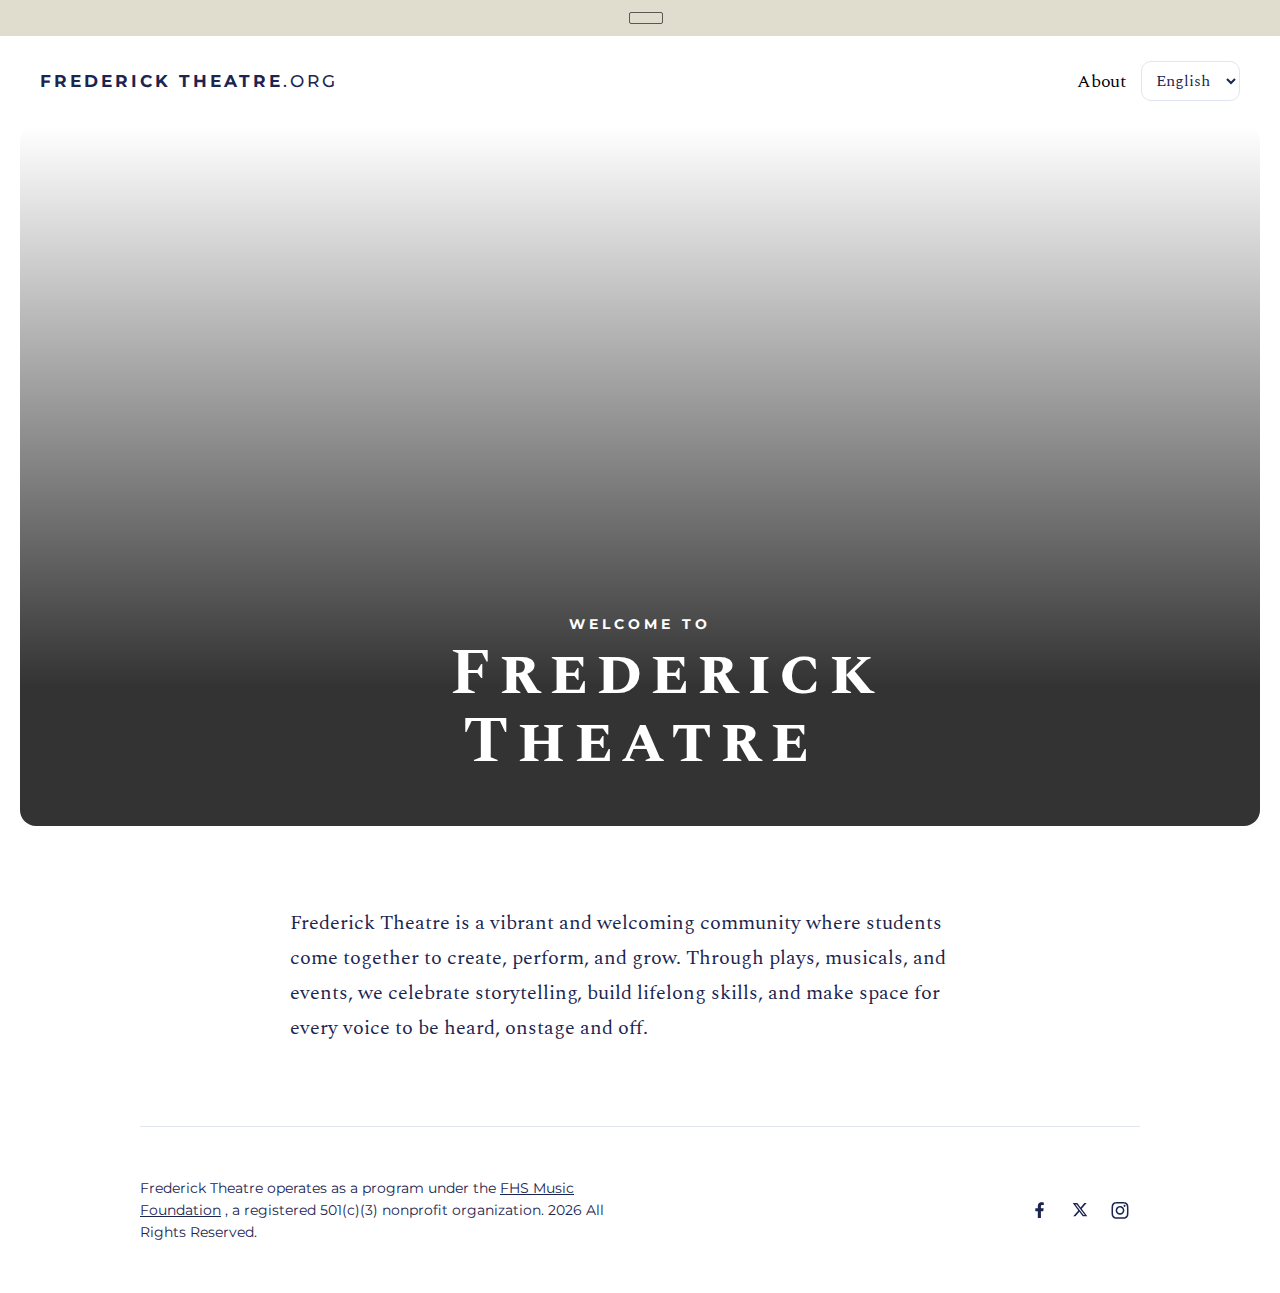
<file: index.html>
<!DOCTYPE html>
<html lang="en">
<head>
    <meta charset="UTF-8">
    <meta name="viewport" content="width=device-width, initial-scale=1.0">
    <title data-i18n="meta.title">Frederick Theatre</title>
    <link rel="stylesheet" href="styles.css">
    <script src="assets/i18n.js" defer></script>
    <link rel="icon" type="image/svg+xml" href="https://raw.githubusercontent.com/beanboi-svg/4391/main/assets/favicon.svg">
    <meta property="og:image" content="https://raw.githubusercontent.com/beanboi-svg/4391/main/assets/open-graph.png">
</head>
<body>
    <div class="banner">
        <div class="banner-wrapper">
            <p class="banner-text" data-i18n="banner.text">Get tickets for Legally Blonde The Musical.</p>
            <a class="banner-button" href="https://tickets.4391.org" target="_blank" rel="noopener noreferrer" data-i18n="banner.button">Get tickets</a>
        </div>
    </div>
    <div name="nav">
        <div name="nav-wrapper">
            <a href="./" name="brand">
                <span>Frederick Theatre</span>.org
            </a>
            <div name="nav-links">
                <a href="/about/" data-i18n="nav.about">About</a>
                <select name="language-select" aria-label="Language">
                    <option value="en">English</option>
                    <option value="es">Español</option>
                </select>
            </div>
            <div name="hidden-menu" data-i18n="nav.menu">Menu</div>
        </div>
    </div>
    <div name="hero">
        <div name="hero-content" class="hero">
            <div name="hero-logo">
                <h3 data-i18n="home.welcomeTo">Welcome to</h3>
                <h1>Frederick Theatre</h1>
            </div>
        </div>
    </div>
    <div name="main-wrapper">
        <div name="main">
            <p name="main-text" data-i18n="home.mainText">Frederick Theatre is a vibrant and welcoming community where students come together to create, perform, and grow. Through plays, musicals, and events, we celebrate storytelling, build lifelong skills, and make space for every voice to be heard, onstage and off.</p>
        </div>
    </div>
    <div name="footer">
        <div name="footer-wrapper">
            <p name="footer-text">
                <span data-i18n="footer.index.prefix">Frederick Theatre operates as a program under the </span>
                <a href="https://www.fhs-music.org" target="_blank" rel="noopener noreferrer" data-i18n="footer.foundation">FHS Music Foundation</a>
                <span data-i18n="footer.index.suffix">, a registered 501(c)(3) nonprofit organization. 2026 All Rights Reserved.</span>
            </p>
            <div name="socials-wrapper">
                <a href="https://www.facebook.com/fhstheatre4391/" target="_blank" rel="noopener noreferrer" aria-label="Facebook">
                    <svg width="33" height="32" viewBox="0 0 33 32" fill="none" xmlns="http://www.w3.org/2000/svg">
                        <g clip-path="url(#clip0_53_9650)">
                            <path d="M19.1744 16.6429H17.2567V22.3702H14.6999V16.6429H12.6289V14.2651H14.6999V12.4753C14.6999 11.7935 14.8278 11.214 15.0835 10.7367C15.3391 10.2594 15.6971 9.90146 16.1573 9.66282C16.6346 9.40714 17.18 9.2793 17.7937 9.2793C18.0664 9.2793 18.3562 9.29634 18.663 9.33043C18.9698 9.34748 19.2084 9.37305 19.3789 9.40714L19.6346 9.43271V11.4526H18.6119C18.1346 11.4526 17.7852 11.5804 17.5636 11.8361C17.359 12.0748 17.2567 12.373 17.2567 12.731V14.2651H19.5323L19.1744 16.6429Z" fill="currentColor"/>
                        </g>
                        <defs>
                            <clipPath id="clip0_53_9650">
                                <rect width="8" height="13.8182" fill="white" transform="translate(12.1016 9.09766)"/>
                            </clipPath>
                        </defs>
                    </svg>
                </a>
                <a href="https://twitter.com/fhstheatre4391/" target="_blank" rel="noopener noreferrer" aria-label="Twitter">
                    <svg width="33" height="32" viewBox="0 0 33 32" fill="none" xmlns="http://www.w3.org/2000/svg"> <g clip-path="url(#clip0_53_9654)"> <path d="M20.0841 10H21.9501L17.8734 14.6596L22.6694 21H18.9141L15.9729 17.1545L12.6075 21H10.7403L15.1007 16.0162L10.5 10H14.3505L17.0091 13.5149L20.0841 10ZM19.4292 19.883H20.4632L13.7887 11.0583H12.6792L19.4292 19.883Z" fill="currentColor"/> </g> <defs> <clipPath id="clip0_53_9654"> <rect width="12.1694" height="11" fill="white" transform="translate(10.5 10)"/> </clipPath> </defs> </svg>
                </a>
                <a href="https://www.instagram.com/fhstheatre4391/" target="_blank" rel="noopener noreferrer" aria-label="Instagram">
                    <svg width="33" height="32" viewBox="0 0 33 32" fill="none" xmlns="http://www.w3.org/2000/svg"> <path fill-rule="evenodd" clip-rule="evenodd" d="M16.5 10.2613C18.3691 10.2613 18.5905 10.2684 19.3287 10.3021C20.0112 10.3333 20.3818 10.4473 20.6285 10.5431C20.9325 10.6553 21.2076 10.8343 21.4333 11.0668C21.6658 11.2926 21.8448 11.5676 21.957 11.8716C22.0528 12.1183 22.1669 12.4889 22.198 13.1714C22.2317 13.9096 22.2388 14.131 22.2388 16.0001C22.2388 17.8692 22.2317 18.0906 22.198 18.8288C22.1669 19.5113 22.0528 19.8819 21.957 20.1286C21.8405 20.4305 21.6622 20.7046 21.4334 20.9334C21.2045 21.1622 20.9304 21.3406 20.6285 21.4571C20.3818 21.5529 20.0112 21.667 19.3287 21.6981C18.5907 21.7318 18.3693 21.7389 16.5 21.7389C14.6307 21.7389 14.4094 21.7318 13.6713 21.6981C12.9889 21.6669 12.6182 21.5529 12.3715 21.4571C12.0675 21.3449 11.7925 21.1659 11.5667 20.9334C11.3342 20.7076 11.1553 20.4326 11.043 20.1286C10.9472 19.8819 10.8331 19.5113 10.802 18.8288C10.7683 18.0906 10.7612 17.8692 10.7612 16.0001C10.7612 14.131 10.7683 13.9096 10.802 13.1714C10.8332 12.4889 10.9472 12.1183 11.043 11.8716C11.1553 11.5676 11.3342 11.2925 11.5667 11.0667C11.7925 10.8342 12.0676 10.6553 12.3716 10.5431C12.6183 10.4472 12.9889 10.3332 13.6714 10.3021C14.4095 10.2684 14.6309 10.2613 16.5001 10.2613L16.5 10.2613ZM16.5 9C14.599 9 14.3605 9.00806 13.614 9.04212C12.8689 9.07614 12.3601 9.19445 11.9148 9.3675C11.4477 9.54327 11.0246 9.81881 10.675 10.1749C10.3188 10.5245 10.0432 10.9476 9.86737 11.4147C9.69445 11.86 9.57614 12.3688 9.54226 13.1139C9.50806 13.8605 9.5 14.0989 9.5 16C9.5 17.9011 9.50806 18.1396 9.54226 18.8861C9.57627 19.6312 9.69459 20.14 9.86764 20.5853C10.0434 21.0523 10.3189 21.4755 10.675 21.8251C11.0247 22.1812 11.4478 22.4567 11.9149 22.6325C12.3602 22.8055 12.869 22.9239 13.614 22.9579C14.3607 22.9919 14.5991 23 16.5001 23C18.4012 23 18.6397 22.9919 19.3862 22.9579C20.1313 22.9239 20.6401 22.8055 21.0854 22.6325C21.5504 22.4527 21.9727 22.1776 22.3252 21.8251C22.6778 21.4726 22.9528 21.0503 23.1326 20.5853C23.3057 20.14 23.424 19.6312 23.458 18.8861C23.4921 18.1395 23.5001 17.9011 23.5001 16C23.5001 14.0989 23.4921 13.8605 23.458 13.1139C23.424 12.3688 23.3057 11.86 23.1326 11.4148C22.9568 10.9477 22.6813 10.5246 22.3252 10.1749C21.9756 9.81876 21.5524 9.54317 21.0853 9.36737C20.64 9.19445 20.1312 9.07614 19.3861 9.04226C18.6396 9.00806 18.4011 9 16.5 9ZM16.5 12.4054C15.7891 12.4054 15.0941 12.6162 14.503 13.0112C13.9119 13.4062 13.4511 13.9676 13.1791 14.6244C12.907 15.2812 12.8358 16.004 12.9745 16.7013C13.1132 17.3986 13.4556 18.0391 13.9583 18.5418C14.461 19.0445 15.1015 19.3868 15.7988 19.5255C16.4961 19.6642 17.2188 19.5931 17.8756 19.321C18.5325 19.0489 19.0939 18.5882 19.4889 17.9971C19.8838 17.4059 20.0947 16.711 20.0947 16C20.0947 15.0467 19.7159 14.1324 19.0418 13.4582C18.3677 12.7841 17.4534 12.4054 16.5 12.4054ZM16.5 18.3333C16.0386 18.3333 15.5874 18.1965 15.2037 17.9401C14.82 17.6837 14.521 17.3193 14.3444 16.8929C14.1678 16.4666 14.1216 15.9974 14.2116 15.5448C14.3016 15.0922 14.5239 14.6764 14.8502 14.3501C15.1765 14.0238 15.5923 13.8015 16.0449 13.7115C16.4975 13.6215 16.9666 13.6677 17.393 13.8443C17.8194 14.0209 18.1838 14.32 18.4402 14.7037C18.6965 15.0874 18.8334 15.5385 18.8334 16C18.8334 16.6188 18.5876 17.2123 18.15 17.6499C17.7124 18.0875 17.1189 18.3333 16.5 18.3333ZM21.0766 12.2634C21.0766 12.7273 20.7005 13.1034 20.2366 13.1034C19.7727 13.1034 19.3966 12.7273 19.3966 12.2634C19.3966 11.7995 19.7727 11.4234 20.2366 11.4234C20.7005 11.4234 21.0766 11.7995 21.0766 12.2634Z" fill="currentColor"/> </svg>
                </a>
            </div>
        </div>
    </div>
    <div name="menu-hidden">
        <div name="menu-hidden-close">
            <div name="close" data-i18n="nav.close">Close</div>
        </div>
        <div name="menu-hidden-wrapper">
            <a href="/about/" data-i18n="nav.about">About</a>
            <select name="language-select" aria-label="Language">
                <option value="en">English</option>
                <option value="es">Español</option>
            </select>
        </div>
    </div>
    <script>
document.addEventListener("DOMContentLoaded", function () {
    const menuButton = document.querySelector('div[name="hidden-menu"]');
    const menuOverlay = document.querySelector('div[name="menu-hidden"]');
    const closeButton = document.querySelector('div[name="menu-hidden-close"]');
    
    menuOverlay.style.display = "none";

    menuButton.addEventListener("click", function () {
        menuOverlay.style.display = "flex";
        document.body.style.overflow = "hidden";
    });

    closeButton.addEventListener("click", function () {
        menuOverlay.style.display = "none";
        document.body.style.overflow = "";
    });
});
</script>
</body>
</html>
</file>
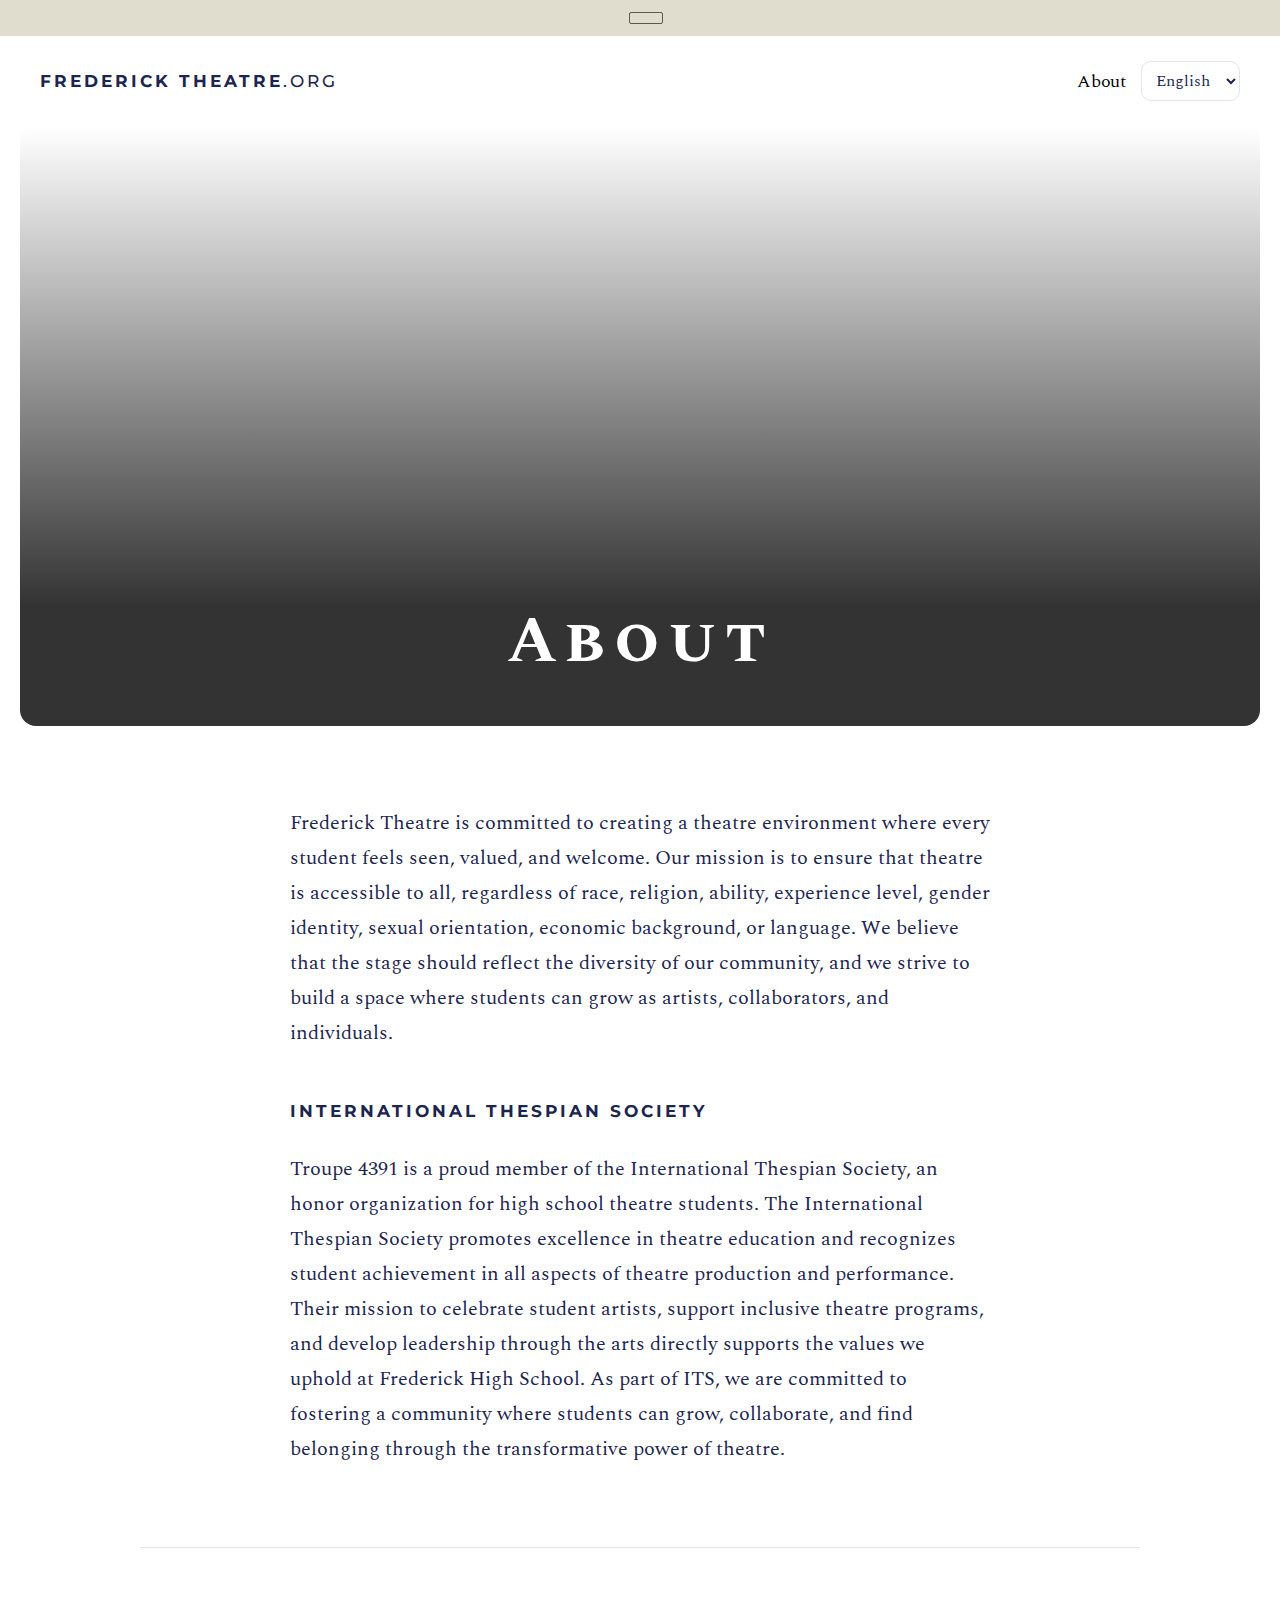
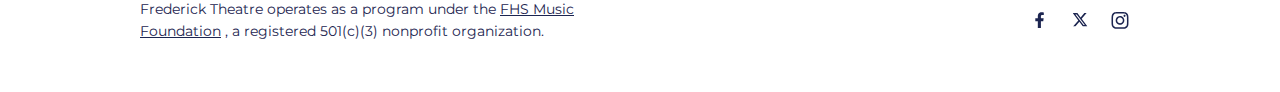
<file: about/index.html>
<!DOCTYPE html>
<html lang="en">
<head>
    <meta charset="UTF-8">
    <meta name="viewport" content="width=device-width, initial-scale=1.0">
    <title data-i18n="meta.title">Frederick Theatre</title>
    <link rel="stylesheet" href="../styles.css">
    <script src="../assets/i18n.js" defer></script>
    <link rel="icon" type="image/svg+xml" href="https://raw.githubusercontent.com/beanboi-svg/4391/main/assets/favicon.svg">
    <meta property="og:image" content="https://raw.githubusercontent.com/beanboi-svg/4391/main/assets/open-graph.png">
</head>
<body>
    <div class="banner">
        <div class="banner-wrapper">
            <p class="banner-text" data-i18n="banner.text">Get tickets for Legally Blonde The Musical.</p>
            <a class="banner-button" href="https://tickets.4391.org" target="_blank" rel="noopener noreferrer" data-i18n="banner.button">Get tickets</a>
        </div>
    </div>
    <div name="nav">
        <div name="nav-wrapper">
            <a href="/" name="brand">
                <span>Frederick Theatre</span>.org
            </a>
            <div name="nav-links">
                <a href="/about/" data-i18n="nav.about">About</a>
                <select name="language-select" aria-label="Language">
                    <option value="en">English</option>
                    <option value="es">Español</option>
                </select>
            </div>
            <div name="hidden-menu" data-i18n="nav.menu">Menu</div>
        </div>
    </div>
    <div name="hero">
        <div name="hero-content" class="about">
            <div name="hero-heading">
                <h1 data-i18n="about.heading">About</h1>
            </div>
        </div>
    </div>
    <div name="main-wrapper">
        <div name="main">
            <p name="main-text" data-i18n="about.mainText1">Frederick Theatre is committed to creating a theatre environment where every student feels seen, valued, and welcome. Our mission is to ensure that theatre is accessible to all, regardless of race, religion, ability, experience level, gender identity, sexual orientation, economic background, or language. We believe that the stage should reflect the diversity of our community, and we strive to build a space where students can grow as artists, collaborators, and individuals.</p>
            <div name="main-header">
                <h2 data-i18n="about.itsHeading">International Thespian Society</h2>
            </div>
            <p name="main-text" data-i18n="about.mainText2">Troupe 4391 is a proud member of the International Thespian Society, an honor organization for high school theatre students. The International Thespian Society promotes excellence in theatre education and recognizes student achievement in all aspects of theatre production and performance. Their mission to celebrate student artists, support inclusive theatre programs, and develop leadership through the arts directly supports the values we uphold at Frederick High School. As part of ITS, we are committed to fostering a community where students can grow, collaborate, and find belonging through the transformative power of theatre.</p>
        </div>
    </div>
    <div name="footer">
        <div name="footer-wrapper">
            <p name="footer-text">
                <span data-i18n="footer.about.prefix">Frederick Theatre operates as a program under the </span>
                <a href="https://www.fhs-music.org" target="_blank" rel="noopener noreferrer" data-i18n="footer.foundation">FHS Music Foundation</a>
                <span data-i18n="footer.about.suffix">, a registered 501(c)(3) nonprofit organization.</span>
            </p>
            <div name="socials-wrapper">
                <a href="https://www.facebook.com/fhstheatre4391/" target="_blank" rel="noopener noreferrer" aria-label="Facebook">
                    <svg width="33" height="32" viewBox="0 0 33 32" fill="none" xmlns="http://www.w3.org/2000/svg">
                        <g clip-path="url(#clip0_53_9650)">
                            <path d="M19.1744 16.6429H17.2567V22.3702H14.6999V16.6429H12.6289V14.2651H14.6999V12.4753C14.6999 11.7935 14.8278 11.214 15.0835 10.7367C15.3391 10.2594 15.6971 9.90146 16.1573 9.66282C16.6346 9.40714 17.18 9.2793 17.7937 9.2793C18.0664 9.2793 18.3562 9.29634 18.663 9.33043C18.9698 9.34748 19.2084 9.37305 19.3789 9.40714L19.6346 9.43271V11.4526H18.6119C18.1346 11.4526 17.7852 11.5804 17.5636 11.8361C17.359 12.0748 17.2567 12.373 17.2567 12.731V14.2651H19.5323L19.1744 16.6429Z" fill="currentColor"/>
                        </g>
                        <defs>
                            <clipPath id="clip0_53_9650">
                                <rect width="8" height="13.8182" fill="white" transform="translate(12.1016 9.09766)"/>
                            </clipPath>
                        </defs>
                    </svg>
                </a>
                <a href="https://twitter.com/fhstheatre4391/" target="_blank" rel="noopener noreferrer" aria-label="Twitter">
                    <svg width="33" height="32" viewBox="0 0 33 32" fill="none" xmlns="http://www.w3.org/2000/svg"> <g clip-path="url(#clip0_53_9654)"> <path d="M20.0841 10H21.9501L17.8734 14.6596L22.6694 21H18.9141L15.9729 17.1545L12.6075 21H10.7403L15.1007 16.0162L10.5 10H14.3505L17.0091 13.5149L20.0841 10ZM19.4292 19.883H20.4632L13.7887 11.0583H12.6792L19.4292 19.883Z" fill="currentColor"/> </g> <defs> <clipPath id="clip0_53_9654"> <rect width="12.1694" height="11" fill="white" transform="translate(10.5 10)"/> </clipPath> </defs> </svg>
                </a>
                <a href="https://www.instagram.com/fhstheatre4391/" target="_blank" rel="noopener noreferrer" aria-label="Instagram">
                    <svg width="33" height="32" viewBox="0 0 33 32" fill="none" xmlns="http://www.w3.org/2000/svg"> <path fill-rule="evenodd" clip-rule="evenodd" d="M16.5 10.2613C18.3691 10.2613 18.5905 10.2684 19.3287 10.3021C20.0112 10.3333 20.3818 10.4473 20.6285 10.5431C20.9325 10.6553 21.2076 10.8343 21.4333 11.0668C21.6658 11.2926 21.8448 11.5676 21.957 11.8716C22.0528 12.1183 22.1669 12.4889 22.198 13.1714C22.2317 13.9096 22.2388 14.131 22.2388 16.0001C22.2388 17.8692 22.2317 18.0906 22.198 18.8288C22.1669 19.5113 22.0528 19.8819 21.957 20.1286C21.8405 20.4305 21.6622 20.7046 21.4334 20.9334C21.2045 21.1622 20.9304 21.3406 20.6285 21.4571C20.3818 21.5529 20.0112 21.667 19.3287 21.6981C18.5907 21.7318 18.3693 21.7389 16.5 21.7389C14.6307 21.7389 14.4094 21.7318 13.6713 21.6981C12.9889 21.6669 12.6182 21.5529 12.3715 21.4571C12.0675 21.3449 11.7925 21.1659 11.5667 20.9334C11.3342 20.7076 11.1553 20.4326 11.043 20.1286C10.9472 19.8819 10.8331 19.5113 10.802 18.8288C10.7683 18.0906 10.7612 17.8692 10.7612 16.0001C10.7612 14.131 10.7683 13.9096 10.802 13.1714C10.8332 12.4889 10.9472 12.1183 11.043 11.8716C11.1553 11.5676 11.3342 11.2925 11.5667 11.0667C11.7925 10.8342 12.0676 10.6553 12.3716 10.5431C12.6183 10.4472 12.9889 10.3332 13.6714 10.3021C14.4095 10.2684 14.6309 10.2613 16.5001 10.2613L16.5 10.2613ZM16.5 9C14.599 9 14.3605 9.00806 13.614 9.04212C12.8689 9.07614 12.3601 9.19445 11.9148 9.3675C11.4477 9.54327 11.0246 9.81881 10.675 10.1749C10.3188 10.5245 10.0432 10.9476 9.86737 11.4147C9.69445 11.86 9.57614 12.3688 9.54226 13.1139C9.50806 13.8605 9.5 14.0989 9.5 16C9.5 17.9011 9.50806 18.1396 9.54226 18.8861C9.57627 19.6312 9.69459 20.14 9.86764 20.5853C10.0434 21.0523 10.3189 21.4755 10.675 21.8251C11.0247 22.1812 11.4478 22.4567 11.9149 22.6325C12.3602 22.8055 12.869 22.9239 13.614 22.9579C14.3607 22.9919 14.5991 23 16.5001 23C18.4012 23 18.6397 22.9919 19.3862 22.9579C20.1313 22.9239 20.6401 22.8055 21.0854 22.6325C21.5504 22.4527 21.9727 22.1776 22.3252 21.8251C22.6778 21.4726 22.9528 21.0503 23.1326 20.5853C23.3057 20.14 23.424 19.6312 23.458 18.8861C23.4921 18.1395 23.5001 17.9011 23.5001 16C23.5001 14.0989 23.4921 13.8605 23.458 13.1139C23.424 12.3688 23.3057 11.86 23.1326 11.4148C22.9568 10.9477 22.6813 10.5246 22.3252 10.1749C21.9756 9.81876 21.5524 9.54317 21.0853 9.36737C20.64 9.19445 20.1312 9.07614 19.3861 9.04226C18.6396 9.00806 18.4011 9 16.5 9ZM16.5 12.4054C15.7891 12.4054 15.0941 12.6162 14.503 13.0112C13.9119 13.4062 13.4511 13.9676 13.1791 14.6244C12.907 15.2812 12.8358 16.004 12.9745 16.7013C13.1132 17.3986 13.4556 18.0391 13.9583 18.5418C14.461 19.0445 15.1015 19.3868 15.7988 19.5255C16.4961 19.6642 17.2188 19.5931 17.8756 19.321C18.5325 19.0489 19.0939 18.5882 19.4889 17.9971C19.8838 17.4059 20.0947 16.711 20.0947 16C20.0947 15.0467 19.7159 14.1324 19.0418 13.4582C18.3677 12.7841 17.4534 12.4054 16.5 12.4054ZM16.5 18.3333C16.0386 18.3333 15.5874 18.1965 15.2037 17.9401C14.82 17.6837 14.521 17.3193 14.3444 16.8929C14.1678 16.4666 14.1216 15.9974 14.2116 15.5448C14.3016 15.0922 14.5239 14.6764 14.8502 14.3501C15.1765 14.0238 15.5923 13.8015 16.0449 13.7115C16.4975 13.6215 16.9666 13.6677 17.393 13.8443C17.8194 14.0209 18.1838 14.32 18.4402 14.7037C18.6965 15.0874 18.8334 15.5385 18.8334 16C18.8334 16.6188 18.5876 17.2123 18.15 17.6499C17.7124 18.0875 17.1189 18.3333 16.5 18.3333ZM21.0766 12.2634C21.0766 12.7273 20.7005 13.1034 20.2366 13.1034C19.7727 13.1034 19.3966 12.7273 19.3966 12.2634C19.3966 11.7995 19.7727 11.4234 20.2366 11.4234C20.7005 11.4234 21.0766 11.7995 21.0766 12.2634Z" fill="currentColor"/> </svg>
                </a>
            </div>
        </div>
    </div>
    <div name="menu-hidden">
        <div name="menu-hidden-close">
            <div name="close" data-i18n="nav.close">Close</div>
        </div>
        <div name="menu-hidden-wrapper">
            <a href="/about/" data-i18n="nav.about">About</a>
            <select name="language-select" aria-label="Language">
                <option value="en">English</option>
                <option value="es">Español</option>
            </select>
        </div>
    </div>
    <script>
document.addEventListener("DOMContentLoaded", function () {
    const menuButton = document.querySelector('div[name="hidden-menu"]');
    const menuOverlay = document.querySelector('div[name="menu-hidden"]');
    const closeButton = document.querySelector('div[name="menu-hidden-close"]');
    
    menuOverlay.style.display = "none";

    menuButton.addEventListener("click", function () {
        menuOverlay.style.display = "flex";
        document.body.style.overflow = "hidden";
    });

    closeButton.addEventListener("click", function () {
        menuOverlay.style.display = "none";
        document.body.style.overflow = "";
    });
});
</script>
</body>
</html>
</file>
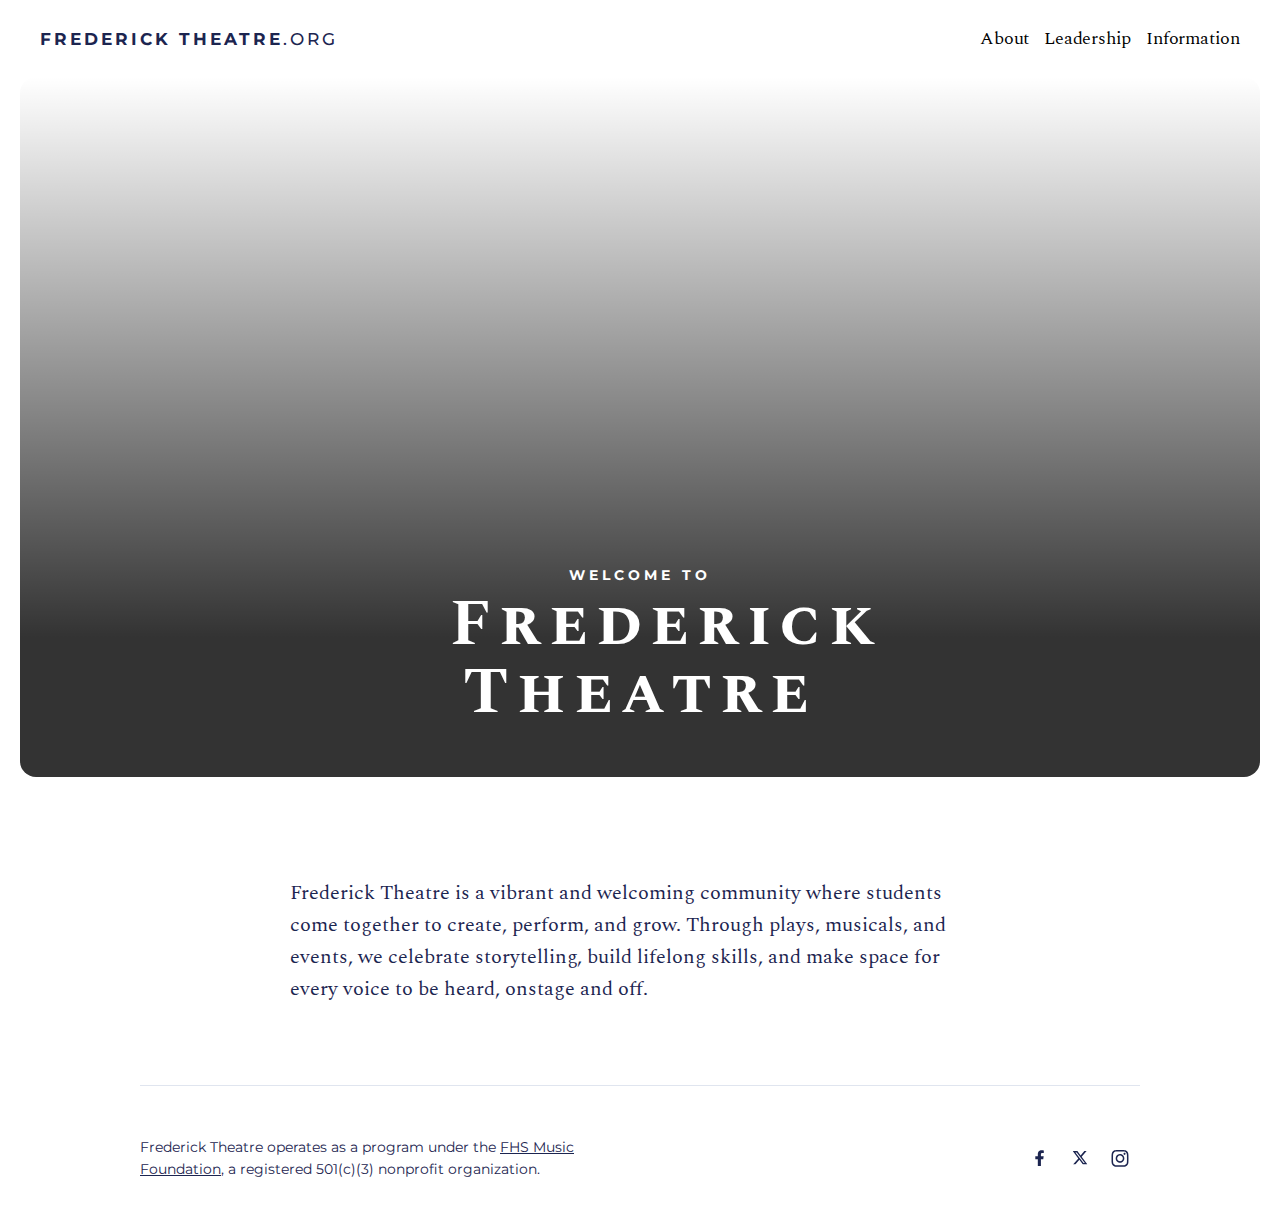
<file: code/index.html>
<!DOCTYPE html>
<html lang="en">
<head>
    <meta charset="UTF-8">
    <meta name="viewport" content="width=device-width, initial-scale=1.0">
    <title>Frederick Theatre</title>
    <link rel="stylesheet" href="styles.css">
    <link rel="icon" type="image/svg+xml" href="https://raw.githubusercontent.com/beanboi-svg/4391/main/assets/favicon.svg">
    <meta property="og:image" content="https://raw.githubusercontent.com/beanboi-svg/4391/main/assets/open-graph.png">
</head>
<body>
    <div name="nav">
        <div name="nav-wrapper">
            <a href="/" name="brand">
                <span>Frederick Theatre</span>.org
            </a>
            <div name="nav-links">
                <a href="#about">About</a>
                <a href="#leadership">Leadership</a>
                <a href="#information">Information</a>
            </div>
            <div name="hidden-menu">Menu</div>
        </div>
    </div>
    <div name="hero">
        <div name="hero-content" class="hero">
            <div name="hero-logo">
                <h3>Welcome to</h3>
                <h1>Frederick Theatre</h1>
            </div>
        </div>
    </div>
    <div name="main-wrapper">
        <div name="main">
            <p name="main-text">Frederick Theatre is a vibrant and welcoming community where students come together to create, perform, and grow. Through plays, musicals, and events, we celebrate storytelling, build lifelong skills, and make space for every voice to be heard, onstage and off.</p>
        </div>
    </div>
    <div name="footer">
        <div name="footer-wrapper">
            <p name="footer-text">
                Frederick Theatre operates as a program under the 
                <a href="https://www.fhs-music.org" target="_blank" rel="noopener noreferrer">FHS Music Foundation</a>, 
                a registered 501(c)(3) nonprofit organization.
            </p>
            <div name="socials-wrapper">
                <a href="https://www.facebook.com/fhstheatre4391/" target="_blank" rel="noopener noreferrer" aria-label="Facebook">
                    <svg width="33" height="32" viewBox="0 0 33 32" fill="none" xmlns="http://www.w3.org/2000/svg">
                        <g clip-path="url(#clip0_53_9650)">
                            <path d="M19.1744 16.6429H17.2567V22.3702H14.6999V16.6429H12.6289V14.2651H14.6999V12.4753C14.6999 11.7935 14.8278 11.214 15.0835 10.7367C15.3391 10.2594 15.6971 9.90146 16.1573 9.66282C16.6346 9.40714 17.18 9.2793 17.7937 9.2793C18.0664 9.2793 18.3562 9.29634 18.663 9.33043C18.9698 9.34748 19.2084 9.37305 19.3789 9.40714L19.6346 9.43271V11.4526H18.6119C18.1346 11.4526 17.7852 11.5804 17.5636 11.8361C17.359 12.0748 17.2567 12.373 17.2567 12.731V14.2651H19.5323L19.1744 16.6429Z" fill="currentColor"/>
                        </g>
                        <defs>
                            <clipPath id="clip0_53_9650">
                                <rect width="8" height="13.8182" fill="white" transform="translate(12.1016 9.09766)"/>
                            </clipPath>
                        </defs>
                    </svg>
                </a>
                <a href="https://twitter.com/fhstheatre4391/" target="_blank" rel="noopener noreferrer" aria-label="Twitter">
                    <svg width="33" height="32" viewBox="0 0 33 32" fill="none" xmlns="http://www.w3.org/2000/svg"> <g clip-path="url(#clip0_53_9654)"> <path d="M20.0841 10H21.9501L17.8734 14.6596L22.6694 21H18.9141L15.9729 17.1545L12.6075 21H10.7403L15.1007 16.0162L10.5 10H14.3505L17.0091 13.5149L20.0841 10ZM19.4292 19.883H20.4632L13.7887 11.0583H12.6792L19.4292 19.883Z" fill="currentColor"/> </g> <defs> <clipPath id="clip0_53_9654"> <rect width="12.1694" height="11" fill="white" transform="translate(10.5 10)"/> </clipPath> </defs> </svg>
                </a>
                <a href="https://www.instagram.com/fhstheatre4391/" target="_blank" rel="noopener noreferrer" aria-label="Instagram">
                    <svg width="33" height="32" viewBox="0 0 33 32" fill="none" xmlns="http://www.w3.org/2000/svg"> <path fill-rule="evenodd" clip-rule="evenodd" d="M16.5 10.2613C18.3691 10.2613 18.5905 10.2684 19.3287 10.3021C20.0112 10.3333 20.3818 10.4473 20.6285 10.5431C20.9325 10.6553 21.2076 10.8343 21.4333 11.0668C21.6658 11.2926 21.8448 11.5676 21.957 11.8716C22.0528 12.1183 22.1669 12.4889 22.198 13.1714C22.2317 13.9096 22.2388 14.131 22.2388 16.0001C22.2388 17.8692 22.2317 18.0906 22.198 18.8288C22.1669 19.5113 22.0528 19.8819 21.957 20.1286C21.8405 20.4305 21.6622 20.7046 21.4334 20.9334C21.2045 21.1622 20.9304 21.3406 20.6285 21.4571C20.3818 21.5529 20.0112 21.667 19.3287 21.6981C18.5907 21.7318 18.3693 21.7389 16.5 21.7389C14.6307 21.7389 14.4094 21.7318 13.6713 21.6981C12.9889 21.6669 12.6182 21.5529 12.3715 21.4571C12.0675 21.3449 11.7925 21.1659 11.5667 20.9334C11.3342 20.7076 11.1553 20.4326 11.043 20.1286C10.9472 19.8819 10.8331 19.5113 10.802 18.8288C10.7683 18.0906 10.7612 17.8692 10.7612 16.0001C10.7612 14.131 10.7683 13.9096 10.802 13.1714C10.8332 12.4889 10.9472 12.1183 11.043 11.8716C11.1553 11.5676 11.3342 11.2925 11.5667 11.0667C11.7925 10.8342 12.0676 10.6553 12.3716 10.5431C12.6183 10.4472 12.9889 10.3332 13.6714 10.3021C14.4095 10.2684 14.6309 10.2613 16.5001 10.2613L16.5 10.2613ZM16.5 9C14.599 9 14.3605 9.00806 13.614 9.04212C12.8689 9.07614 12.3601 9.19445 11.9148 9.3675C11.4477 9.54327 11.0246 9.81881 10.675 10.1749C10.3188 10.5245 10.0432 10.9476 9.86737 11.4147C9.69445 11.86 9.57614 12.3688 9.54226 13.1139C9.50806 13.8605 9.5 14.0989 9.5 16C9.5 17.9011 9.50806 18.1396 9.54226 18.8861C9.57627 19.6312 9.69459 20.14 9.86764 20.5853C10.0434 21.0523 10.3189 21.4755 10.675 21.8251C11.0247 22.1812 11.4478 22.4567 11.9149 22.6325C12.3602 22.8055 12.869 22.9239 13.614 22.9579C14.3607 22.9919 14.5991 23 16.5001 23C18.4012 23 18.6397 22.9919 19.3862 22.9579C20.1313 22.9239 20.6401 22.8055 21.0854 22.6325C21.5504 22.4527 21.9727 22.1776 22.3252 21.8251C22.6778 21.4726 22.9528 21.0503 23.1326 20.5853C23.3057 20.14 23.424 19.6312 23.458 18.8861C23.4921 18.1395 23.5001 17.9011 23.5001 16C23.5001 14.0989 23.4921 13.8605 23.458 13.1139C23.424 12.3688 23.3057 11.86 23.1326 11.4148C22.9568 10.9477 22.6813 10.5246 22.3252 10.1749C21.9756 9.81876 21.5524 9.54317 21.0853 9.36737C20.64 9.19445 20.1312 9.07614 19.3861 9.04226C18.6396 9.00806 18.4011 9 16.5 9ZM16.5 12.4054C15.7891 12.4054 15.0941 12.6162 14.503 13.0112C13.9119 13.4062 13.4511 13.9676 13.1791 14.6244C12.907 15.2812 12.8358 16.004 12.9745 16.7013C13.1132 17.3986 13.4556 18.0391 13.9583 18.5418C14.461 19.0445 15.1015 19.3868 15.7988 19.5255C16.4961 19.6642 17.2188 19.5931 17.8756 19.321C18.5325 19.0489 19.0939 18.5882 19.4889 17.9971C19.8838 17.4059 20.0947 16.711 20.0947 16C20.0947 15.0467 19.7159 14.1324 19.0418 13.4582C18.3677 12.7841 17.4534 12.4054 16.5 12.4054ZM16.5 18.3333C16.0386 18.3333 15.5874 18.1965 15.2037 17.9401C14.82 17.6837 14.521 17.3193 14.3444 16.8929C14.1678 16.4666 14.1216 15.9974 14.2116 15.5448C14.3016 15.0922 14.5239 14.6764 14.8502 14.3501C15.1765 14.0238 15.5923 13.8015 16.0449 13.7115C16.4975 13.6215 16.9666 13.6677 17.393 13.8443C17.8194 14.0209 18.1838 14.32 18.4402 14.7037C18.6965 15.0874 18.8334 15.5385 18.8334 16C18.8334 16.6188 18.5876 17.2123 18.15 17.6499C17.7124 18.0875 17.1189 18.3333 16.5 18.3333ZM21.0766 12.2634C21.0766 12.7273 20.7005 13.1034 20.2366 13.1034C19.7727 13.1034 19.3966 12.7273 19.3966 12.2634C19.3966 11.7995 19.7727 11.4234 20.2366 11.4234C20.7005 11.4234 21.0766 11.7995 21.0766 12.2634Z" fill="currentColor"/> </svg>
                </a>
            </div>
        </div>
    </div>
    <div name="menu-hidden">
        <div name="menu-hidden-close">
            <div name="close">Close</div>
        </div>
        <div name="menu-hidden-wrapper">
            <a href="#about">About</a>
            <a href="#leadership">Leadership</a>
            <a href="#information">Information</a>
        </div>
    </div>
    <script>
document.addEventListener("DOMContentLoaded", function () {
    // Existing menu-hidden logic...
    const menuButton = document.querySelector('div[name="hidden-menu"]');
    const menuOverlay = document.querySelector('div[name="menu-hidden"]');
    const closeButton = document.querySelector('div[name="menu-hidden-close"]');

    if (menuOverlay) menuOverlay.style.display = "none";

    if (menuButton) menuButton.addEventListener("click", function () {
        if (menuOverlay) menuOverlay.style.display = "flex";
        document.body.style.overflow = "hidden";
    });

    if (closeButton) closeButton.addEventListener("click", function () {
        if (menuOverlay) menuOverlay.style.display = "none";
        document.body.style.overflow = "";
    });

    // Add popup for nav links
    const navLinks = document.querySelectorAll('div[name="nav-links"] a, div[name="menu-hidden-wrapper"] a');
    navLinks.forEach(link => {
        link.addEventListener('click', function(event) {
            event.preventDefault();
            alert('Navigation links are placeholders and not yet connected to pages, as the site is still under development.');
        });
    });
});
</script>
</body>
</html>
</file>
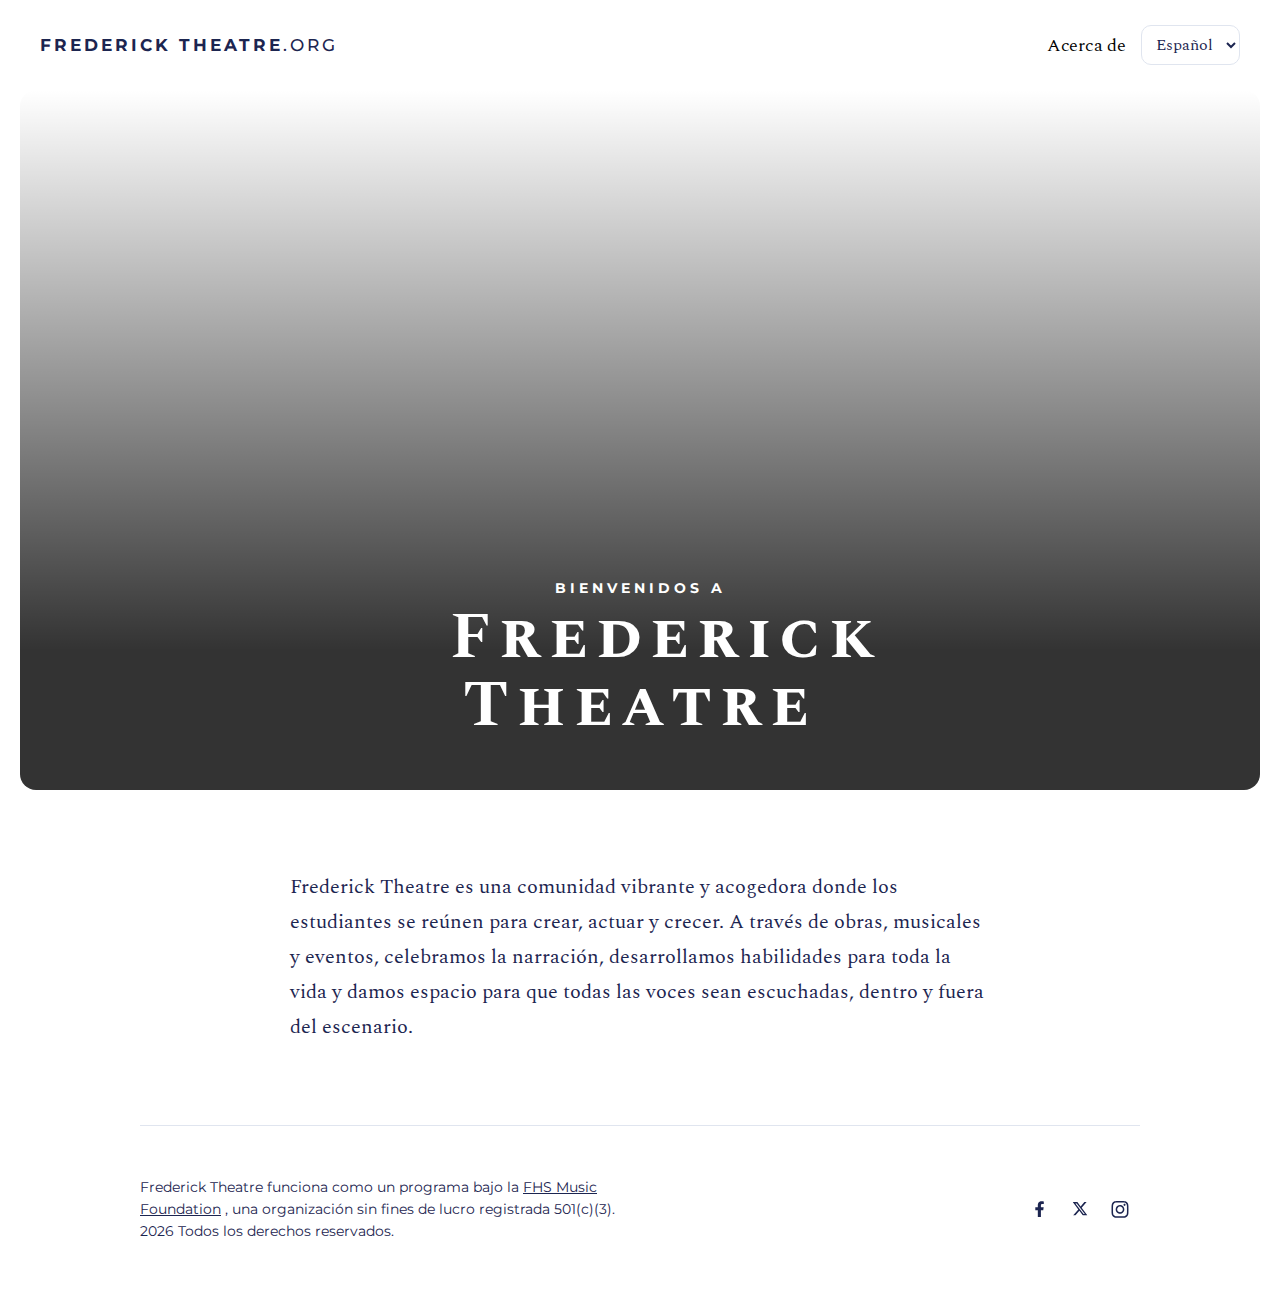
<file: es/index.html>
<!DOCTYPE html>
<html lang="es">
<head>
    <meta charset="UTF-8">
    <meta name="viewport" content="width=device-width, initial-scale=1.0">
    <title data-i18n="meta.title">Frederick Theatre</title>
    <link rel="stylesheet" href="/styles.css">
    <script src="/assets/i18n.js" defer></script>
    <link rel="icon" type="image/svg+xml" href="https://raw.githubusercontent.com/beanboi-svg/4391/main/assets/favicon.svg">
    <meta property="og:image" content="https://raw.githubusercontent.com/beanboi-svg/4391/main/assets/open-graph.png">
</head>
<body>
    <div name="nav">
        <div name="nav-wrapper">
            <a href="/es/" name="brand">
                <span>Frederick Theatre</span>.org
            </a>
            <div name="nav-links">
                <a href="/es/about/" data-i18n="nav.about">About</a>
                <select name="language-select" aria-label="Language">
                    <option value="en">English</option>
                    <option value="es">Español</option>
                </select>
            </div>
            <div name="hidden-menu" data-i18n="nav.menu">Menu</div>
        </div>
    </div>
    <div name="hero">
        <div name="hero-content" class="hero">
            <div name="hero-logo">
                <h3 data-i18n="home.welcomeTo">Welcome to</h3>
                <h1>Frederick Theatre</h1>
            </div>
        </div>
    </div>
    <div name="main-wrapper">
        <div name="main">
            <p name="main-text" data-i18n="home.mainText">Frederick Theatre is a vibrant and welcoming community where students come together to create, perform, and grow. Through plays, musicals, and events, we celebrate storytelling, build lifelong skills, and make space for every voice to be heard, onstage and off.</p>
        </div>
    </div>
    <div name="footer">
        <div name="footer-wrapper">
            <p name="footer-text">
                <span data-i18n="footer.index.prefix">Frederick Theatre operates as a program under the </span>
                <a href="https://www.fhs-music.org" target="_blank" rel="noopener noreferrer" data-i18n="footer.foundation">FHS Music Foundation</a>
                <span data-i18n="footer.index.suffix">, a registered 501(c)(3) nonprofit organization. 2026 All Rights Reserved.</span>
            </p>
            <div name="socials-wrapper">
                <a href="https://www.facebook.com/fhstheatre4391/" target="_blank" rel="noopener noreferrer" aria-label="Facebook">
                    <svg width="33" height="32" viewBox="0 0 33 32" fill="none" xmlns="http://www.w3.org/2000/svg">
                        <g clip-path="url(#clip0_53_9650)">
                            <path d="M19.1744 16.6429H17.2567V22.3702H14.6999V16.6429H12.6289V14.2651H14.6999V12.4753C14.6999 11.7935 14.8278 11.214 15.0835 10.7367C15.3391 10.2594 15.6971 9.90146 16.1573 9.66282C16.6346 9.40714 17.18 9.2793 17.7937 9.2793C18.0664 9.2793 18.3562 9.29634 18.663 9.33043C18.9698 9.34748 19.2084 9.37305 19.3789 9.40714L19.6346 9.43271V11.4526H18.6119C18.1346 11.4526 17.7852 11.5804 17.5636 11.8361C17.359 12.0748 17.2567 12.373 17.2567 12.731V14.2651H19.5323L19.1744 16.6429Z" fill="currentColor"/>
                        </g>
                        <defs>
                            <clipPath id="clip0_53_9650">
                                <rect width="8" height="13.8182" fill="white" transform="translate(12.1016 9.09766)"/>
                            </clipPath>
                        </defs>
                    </svg>
                </a>
                <a href="https://twitter.com/fhstheatre4391/" target="_blank" rel="noopener noreferrer" aria-label="Twitter">
                    <svg width="33" height="32" viewBox="0 0 33 32" fill="none" xmlns="http://www.w3.org/2000/svg"> <g clip-path="url(#clip0_53_9654)"> <path d="M20.0841 10H21.9501L17.8734 14.6596L22.6694 21H18.9141L15.9729 17.1545L12.6075 21H10.7403L15.1007 16.0162L10.5 10H14.3505L17.0091 13.5149L20.0841 10ZM19.4292 19.883H20.4632L13.7887 11.0583H12.6792L19.4292 19.883Z" fill="currentColor"/> </g> <defs> <clipPath id="clip0_53_9654"> <rect width="12.1694" height="11" fill="white" transform="translate(10.5 10)"/> </clipPath> </defs> </svg>
                </a>
                <a href="https://www.instagram.com/fhstheatre4391/" target="_blank" rel="noopener noreferrer" aria-label="Instagram">
                    <svg width="33" height="32" viewBox="0 0 33 32" fill="none" xmlns="http://www.w3.org/2000/svg"> <path fill-rule="evenodd" clip-rule="evenodd" d="M16.5 10.2613C18.3691 10.2613 18.5905 10.2684 19.3287 10.3021C20.0112 10.3333 20.3818 10.4473 20.6285 10.5431C20.9325 10.6553 21.2076 10.8343 21.4333 11.0668C21.6658 11.2926 21.8448 11.5676 21.957 11.8716C22.0528 12.1183 22.1669 12.4889 22.198 13.1714C22.2317 13.9096 22.2388 14.131 22.2388 16.0001C22.2388 17.8692 22.2317 18.0906 22.198 18.8288C22.1669 19.5113 22.0528 19.8819 21.957 20.1286C21.8405 20.4305 21.6622 20.7046 21.4334 20.9334C21.2045 21.1622 20.9304 21.3406 20.6285 21.4571C20.3818 21.5529 20.0112 21.667 19.3287 21.6981C18.5907 21.7318 18.3693 21.7389 16.5 21.7389C14.6307 21.7389 14.4094 21.7318 13.6713 21.6981C12.9889 21.6669 12.6182 21.5529 12.3715 21.4571C12.0675 21.3449 11.7925 21.1659 11.5667 20.9334C11.3342 20.7076 11.1553 20.4326 11.043 20.1286C10.9472 19.8819 10.8331 19.5113 10.802 18.8288C10.7683 18.0906 10.7612 17.8692 10.7612 16.0001C10.7612 14.131 10.7683 13.9096 10.802 13.1714C10.8332 12.4889 10.9472 12.1183 11.043 11.8716C11.1553 11.5676 11.3342 11.2925 11.5667 11.0667C11.7925 10.8342 12.0676 10.6553 12.3716 10.5431C12.6183 10.4472 12.9889 10.3332 13.6714 10.3021C14.4095 10.2684 14.6309 10.2613 16.5001 10.2613L16.5 10.2613ZM16.5 9C14.599 9 14.3605 9.00806 13.614 9.04212C12.8689 9.07614 12.3601 9.19445 11.9148 9.3675C11.4477 9.54327 11.0246 9.81881 10.675 10.1749C10.3188 10.5245 10.0432 10.9476 9.86737 11.4147C9.69445 11.86 9.57614 12.3688 9.54226 13.1139C9.50806 13.8605 9.5 14.0989 9.5 16C9.5 17.9011 9.50806 18.1396 9.54226 18.8861C9.57627 19.6312 9.69459 20.14 9.86764 20.5853C10.0434 21.0523 10.3189 21.4755 10.675 21.8251C11.0247 22.1812 11.4478 22.4567 11.9149 22.6325C12.3602 22.8055 12.869 22.9239 13.614 22.9579C14.3607 22.9919 14.5991 23 16.5001 23C18.4012 23 18.6397 22.9919 19.3862 22.9579C20.1313 22.9239 20.6401 22.8055 21.0854 22.6325C21.5504 22.4527 21.9727 22.1776 22.3252 21.8251C22.6778 21.4726 22.9528 21.0503 23.1326 20.5853C23.3057 20.14 23.424 19.6312 23.458 18.8861C23.4921 18.1395 23.5001 17.9011 23.5001 16C23.5001 14.0989 23.4921 13.8605 23.458 13.1139C23.424 12.3688 23.3057 11.86 23.1326 11.4148C22.9568 10.9477 22.6813 10.5246 22.3252 10.1749C21.9756 9.81876 21.5524 9.54317 21.0853 9.36737C20.64 9.19445 20.1312 9.07614 19.3861 9.04226C18.6396 9.00806 18.4011 9 16.5 9ZM16.5 12.4054C15.7891 12.4054 15.0941 12.6162 14.503 13.0112C13.9119 13.4062 13.4511 13.9676 13.1791 14.6244C12.907 15.2812 12.8358 16.004 12.9745 16.7013C13.1132 17.3986 13.4556 18.0391 13.9583 18.5418C14.461 19.0445 15.1015 19.3868 15.7988 19.5255C16.4961 19.6642 17.2188 19.5931 17.8756 19.321C18.5325 19.0489 19.0939 18.5882 19.4889 17.9971C19.8838 17.4059 20.0947 16.711 20.0947 16C20.0947 15.0467 19.7159 14.1324 19.0418 13.4582C18.3677 12.7841 17.4534 12.4054 16.5 12.4054ZM16.5 18.3333C16.0386 18.3333 15.5874 18.1965 15.2037 17.9401C14.82 17.6837 14.521 17.3193 14.3444 16.8929C14.1678 16.4666 14.1216 15.9974 14.2116 15.5448C14.3016 15.0922 14.5239 14.6764 14.8502 14.3501C15.1765 14.0238 15.5923 13.8015 16.0449 13.7115C16.4975 13.6215 16.9666 13.6677 17.393 13.8443C17.8194 14.0209 18.1838 14.32 18.4402 14.7037C18.6965 15.0874 18.8334 15.5385 18.8334 16C18.8334 16.6188 18.5876 17.2123 18.15 17.6499C17.7124 18.0875 17.1189 18.3333 16.5 18.3333ZM21.0766 12.2634C21.0766 12.7273 20.7005 13.1034 20.2366 13.1034C19.7727 13.1034 19.3966 12.7273 19.3966 12.2634C19.3966 11.7995 19.7727 11.4234 20.2366 11.4234C20.7005 11.4234 21.0766 11.7995 21.0766 12.2634Z" fill="currentColor"/> </svg>
                </a>
            </div>
        </div>
    </div>
    <div name="menu-hidden">
        <div name="menu-hidden-close">
            <div name="close" data-i18n="nav.close">Close</div>
        </div>
        <div name="menu-hidden-wrapper">
            <a href="/es/about/" data-i18n="nav.about">About</a>
            <select name="language-select" aria-label="Language">
                <option value="en">English</option>
                <option value="es">Español</option>
            </select>
        </div>
    </div>
    <script>
document.addEventListener("DOMContentLoaded", function () {
    const menuButton = document.querySelector('div[name="hidden-menu"]');
    const menuOverlay = document.querySelector('div[name="menu-hidden"]');
    const closeButton = document.querySelector('div[name="menu-hidden-close"]');
    
    menuOverlay.style.display = "none";

    menuButton.addEventListener("click", function () {
        menuOverlay.style.display = "flex";
        document.body.style.overflow = "hidden";
    });

    closeButton.addEventListener("click", function () {
        menuOverlay.style.display = "none";
        document.body.style.overflow = "";
    });
});
</script>
</body>
</html>
</file>
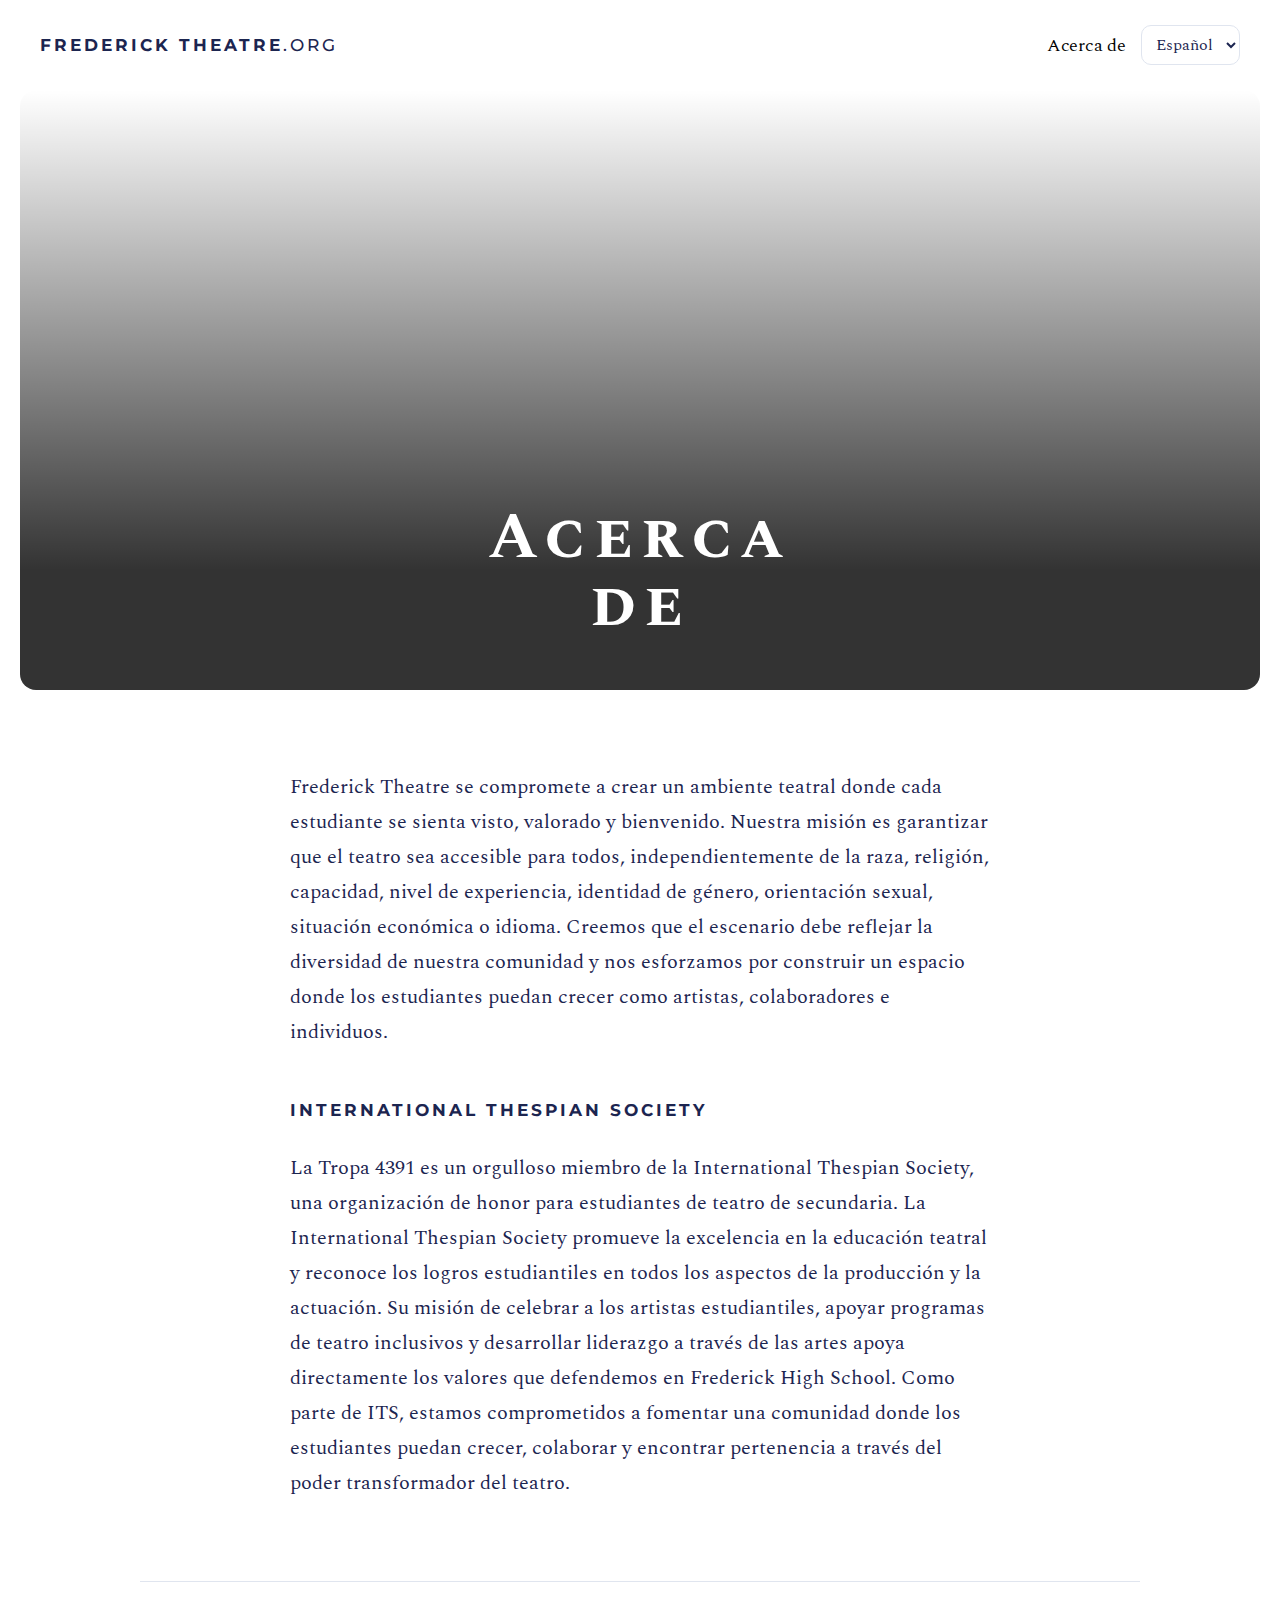
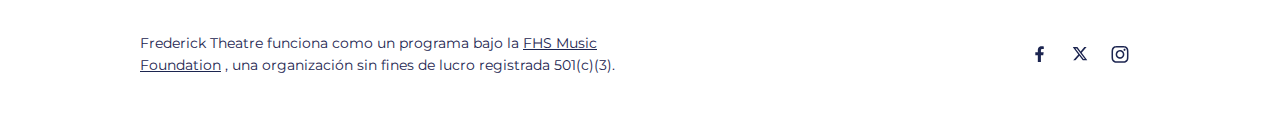
<file: es/about/index.html>
<!DOCTYPE html>
<html lang="es">
<head>
    <meta charset="UTF-8">
    <meta name="viewport" content="width=device-width, initial-scale=1.0">
    <title data-i18n="meta.title">Frederick Theatre</title>
    <link rel="stylesheet" href="/styles.css">
    <script src="/assets/i18n.js" defer></script>
    <link rel="icon" type="image/svg+xml" href="https://raw.githubusercontent.com/beanboi-svg/4391/main/assets/favicon.svg">
    <meta property="og:image" content="https://raw.githubusercontent.com/beanboi-svg/4391/main/assets/open-graph.png">
</head>
<body>
    <div name="nav">
        <div name="nav-wrapper">
            <a href="/es/" name="brand">
                <span>Frederick Theatre</span>.org
            </a>
            <div name="nav-links">
                <a href="/es/about/" data-i18n="nav.about">About</a>
                <select name="language-select" aria-label="Language">
                    <option value="en">English</option>
                    <option value="es">Español</option>
                </select>
            </div>
            <div name="hidden-menu" data-i18n="nav.menu">Menu</div>
        </div>
    </div>
    <div name="hero">
        <div name="hero-content" class="about">
            <div name="hero-heading">
                <h1 data-i18n="about.heading">About</h1>
            </div>
        </div>
    </div>
    <div name="main-wrapper">
        <div name="main">
            <p name="main-text" data-i18n="about.mainText1">Frederick Theatre is committed to creating a theatre environment where every student feels seen, valued, and welcome. Our mission is to ensure that theatre is accessible to all, regardless of race, religion, ability, experience level, gender identity, sexual orientation, economic background, or language. We believe that the stage should reflect the diversity of our community, and we strive to build a space where students can grow as artists, collaborators, and individuals.</p>
            <div name="main-header">
                <h2 data-i18n="about.itsHeading">International Thespian Society</h2>
            </div>
            <p name="main-text" data-i18n="about.mainText2">Troupe 4391 is a proud member of the International Thespian Society, an honor organization for high school theatre students. The International Thespian Society promotes excellence in theatre education and recognizes student achievement in all aspects of theatre production and performance. Their mission to celebrate student artists, support inclusive theatre programs, and develop leadership through the arts directly supports the values we uphold at Frederick High School. As part of ITS, we are committed to fostering a community where students can grow, collaborate, and find belonging through the transformative power of theatre.</p>
        </div>
    </div>
    <div name="footer">
        <div name="footer-wrapper">
            <p name="footer-text">
                <span data-i18n="footer.about.prefix">Frederick Theatre operates as a program under the </span>
                <a href="https://www.fhs-music.org" target="_blank" rel="noopener noreferrer" data-i18n="footer.foundation">FHS Music Foundation</a>
                <span data-i18n="footer.about.suffix">, a registered 501(c)(3) nonprofit organization.</span>
            </p>
            <div name="socials-wrapper">
                <a href="https://www.facebook.com/fhstheatre4391/" target="_blank" rel="noopener noreferrer" aria-label="Facebook">
                    <svg width="33" height="32" viewBox="0 0 33 32" fill="none" xmlns="http://www.w3.org/2000/svg">
                        <g clip-path="url(#clip0_53_9650)">
                            <path d="M19.1744 16.6429H17.2567V22.3702H14.6999V16.6429H12.6289V14.2651H14.6999V12.4753C14.6999 11.7935 14.8278 11.214 15.0835 10.7367C15.3391 10.2594 15.6971 9.90146 16.1573 9.66282C16.6346 9.40714 17.18 9.2793 17.7937 9.2793C18.0664 9.2793 18.3562 9.29634 18.663 9.33043C18.9698 9.34748 19.2084 9.37305 19.3789 9.40714L19.6346 9.43271V11.4526H18.6119C18.1346 11.4526 17.7852 11.5804 17.5636 11.8361C17.359 12.0748 17.2567 12.373 17.2567 12.731V14.2651H19.5323L19.1744 16.6429Z" fill="currentColor"/>
                        </g>
                        <defs>
                            <clipPath id="clip0_53_9650">
                                <rect width="8" height="13.8182" fill="white" transform="translate(12.1016 9.09766)"/>
                            </clipPath>
                        </defs>
                    </svg>
                </a>
                <a href="https://twitter.com/fhstheatre4391/" target="_blank" rel="noopener noreferrer" aria-label="Twitter">
                    <svg width="33" height="32" viewBox="0 0 33 32" fill="none" xmlns="http://www.w3.org/2000/svg"> <g clip-path="url(#clip0_53_9654)"> <path d="M20.0841 10H21.9501L17.8734 14.6596L22.6694 21H18.9141L15.9729 17.1545L12.6075 21H10.7403L15.1007 16.0162L10.5 10H14.3505L17.0091 13.5149L20.0841 10ZM19.4292 19.883H20.4632L13.7887 11.0583H12.6792L19.4292 19.883Z" fill="currentColor"/> </g> <defs> <clipPath id="clip0_53_9654"> <rect width="12.1694" height="11" fill="white" transform="translate(10.5 10)"/> </clipPath> </defs> </svg>
                </a>
                <a href="https://www.instagram.com/fhstheatre4391/" target="_blank" rel="noopener noreferrer" aria-label="Instagram">
                    <svg width="33" height="32" viewBox="0 0 33 32" fill="none" xmlns="http://www.w3.org/2000/svg"> <path fill-rule="evenodd" clip-rule="evenodd" d="M16.5 10.2613C18.3691 10.2613 18.5905 10.2684 19.3287 10.3021C20.0112 10.3333 20.3818 10.4473 20.6285 10.5431C20.9325 10.6553 21.2076 10.8343 21.4333 11.0668C21.6658 11.2926 21.8448 11.5676 21.957 11.8716C22.0528 12.1183 22.1669 12.4889 22.198 13.1714C22.2317 13.9096 22.2388 14.131 22.2388 16.0001C22.2388 17.8692 22.2317 18.0906 22.198 18.8288C22.1669 19.5113 22.0528 19.8819 21.957 20.1286C21.8405 20.4305 21.6622 20.7046 21.4334 20.9334C21.2045 21.1622 20.9304 21.3406 20.6285 21.4571C20.3818 21.5529 20.0112 21.667 19.3287 21.6981C18.5907 21.7318 18.3693 21.7389 16.5 21.7389C14.6307 21.7389 14.4094 21.7318 13.6713 21.6981C12.9889 21.6669 12.6182 21.5529 12.3715 21.4571C12.0675 21.3449 11.7925 21.1659 11.5667 20.9334C11.3342 20.7076 11.1553 20.4326 11.043 20.1286C10.9472 19.8819 10.8331 19.5113 10.802 18.8288C10.7683 18.0906 10.7612 17.8692 10.7612 16.0001C10.7612 14.131 10.7683 13.9096 10.802 13.1714C10.8332 12.4889 10.9472 12.1183 11.043 11.8716C11.1553 11.5676 11.3342 11.2925 11.5667 11.0667C11.7925 10.8342 12.0676 10.6553 12.3716 10.5431C12.6183 10.4472 12.9889 10.3332 13.6714 10.3021C14.4095 10.2684 14.6309 10.2613 16.5001 10.2613L16.5 10.2613ZM16.5 9C14.599 9 14.3605 9.00806 13.614 9.04212C12.8689 9.07614 12.3601 9.19445 11.9148 9.3675C11.4477 9.54327 11.0246 9.81881 10.675 10.1749C10.3188 10.5245 10.0432 10.9476 9.86737 11.4147C9.69445 11.86 9.57614 12.3688 9.54226 13.1139C9.50806 13.8605 9.5 14.0989 9.5 16C9.5 17.9011 9.50806 18.1396 9.54226 18.8861C9.57627 19.6312 9.69459 20.14 9.86764 20.5853C10.0434 21.0523 10.3189 21.4755 10.675 21.8251C11.0247 22.1812 11.4478 22.4567 11.9149 22.6325C12.3602 22.8055 12.869 22.9239 13.614 22.9579C14.3607 22.9919 14.5991 23 16.5001 23C18.4012 23 18.6397 22.9919 19.3862 22.9579C20.1313 22.9239 20.6401 22.8055 21.0854 22.6325C21.5504 22.4527 21.9727 22.1776 22.3252 21.8251C22.6778 21.4726 22.9528 21.0503 23.1326 20.5853C23.3057 20.14 23.424 19.6312 23.458 18.8861C23.4921 18.1395 23.5001 17.9011 23.5001 16C23.5001 14.0989 23.4921 13.8605 23.458 13.1139C23.424 12.3688 23.3057 11.86 23.1326 11.4148C22.9568 10.9477 22.6813 10.5246 22.3252 10.1749C21.9756 9.81876 21.5524 9.54317 21.0853 9.36737C20.64 9.19445 20.1312 9.07614 19.3861 9.04226C18.6396 9.00806 18.4011 9 16.5 9ZM16.5 12.4054C15.7891 12.4054 15.0941 12.6162 14.503 13.0112C13.9119 13.4062 13.4511 13.9676 13.1791 14.6244C12.907 15.2812 12.8358 16.004 12.9745 16.7013C13.1132 17.3986 13.4556 18.0391 13.9583 18.5418C14.461 19.0445 15.1015 19.3868 15.7988 19.5255C16.4961 19.6642 17.2188 19.5931 17.8756 19.321C18.5325 19.0489 19.0939 18.5882 19.4889 17.9971C19.8838 17.4059 20.0947 16.711 20.0947 16C20.0947 15.0467 19.7159 14.1324 19.0418 13.4582C18.3677 12.7841 17.4534 12.4054 16.5 12.4054ZM16.5 18.3333C16.0386 18.3333 15.5874 18.1965 15.2037 17.9401C14.82 17.6837 14.521 17.3193 14.3444 16.8929C14.1678 16.4666 14.1216 15.9974 14.2116 15.5448C14.3016 15.0922 14.5239 14.6764 14.8502 14.3501C15.1765 14.0238 15.5923 13.8015 16.0449 13.7115C16.4975 13.6215 16.9666 13.6677 17.393 13.8443C17.8194 14.0209 18.1838 14.32 18.4402 14.7037C18.6965 15.0874 18.8334 15.5385 18.8334 16C18.8334 16.6188 18.5876 17.2123 18.15 17.6499C17.7124 18.0875 17.1189 18.3333 16.5 18.3333ZM21.0766 12.2634C21.0766 12.7273 20.7005 13.1034 20.2366 13.1034C19.7727 13.1034 19.3966 12.7273 19.3966 12.2634C19.3966 11.7995 19.7727 11.4234 20.2366 11.4234C20.7005 11.4234 21.0766 11.7995 21.0766 12.2634Z" fill="currentColor"/> </svg>
                </a>
            </div>
        </div>
    </div>
    <div name="menu-hidden">
        <div name="menu-hidden-close">
            <div name="close" data-i18n="nav.close">Close</div>
        </div>
        <div name="menu-hidden-wrapper">
            <a href="/es/about/" data-i18n="nav.about">About</a>
            <select name="language-select" aria-label="Language">
                <option value="en">English</option>
                <option value="es">Español</option>
            </select>
        </div>
    </div>
    <script>
document.addEventListener("DOMContentLoaded", function () {
    const menuButton = document.querySelector('div[name="hidden-menu"]');
    const menuOverlay = document.querySelector('div[name="menu-hidden"]');
    const closeButton = document.querySelector('div[name="menu-hidden-close"]');
    
    menuOverlay.style.display = "none";

    menuButton.addEventListener("click", function () {
        menuOverlay.style.display = "flex";
        document.body.style.overflow = "hidden";
    });

    closeButton.addEventListener("click", function () {
        menuOverlay.style.display = "none";
        document.body.style.overflow = "";
    });
});
</script>
</body>
</html>
</file>
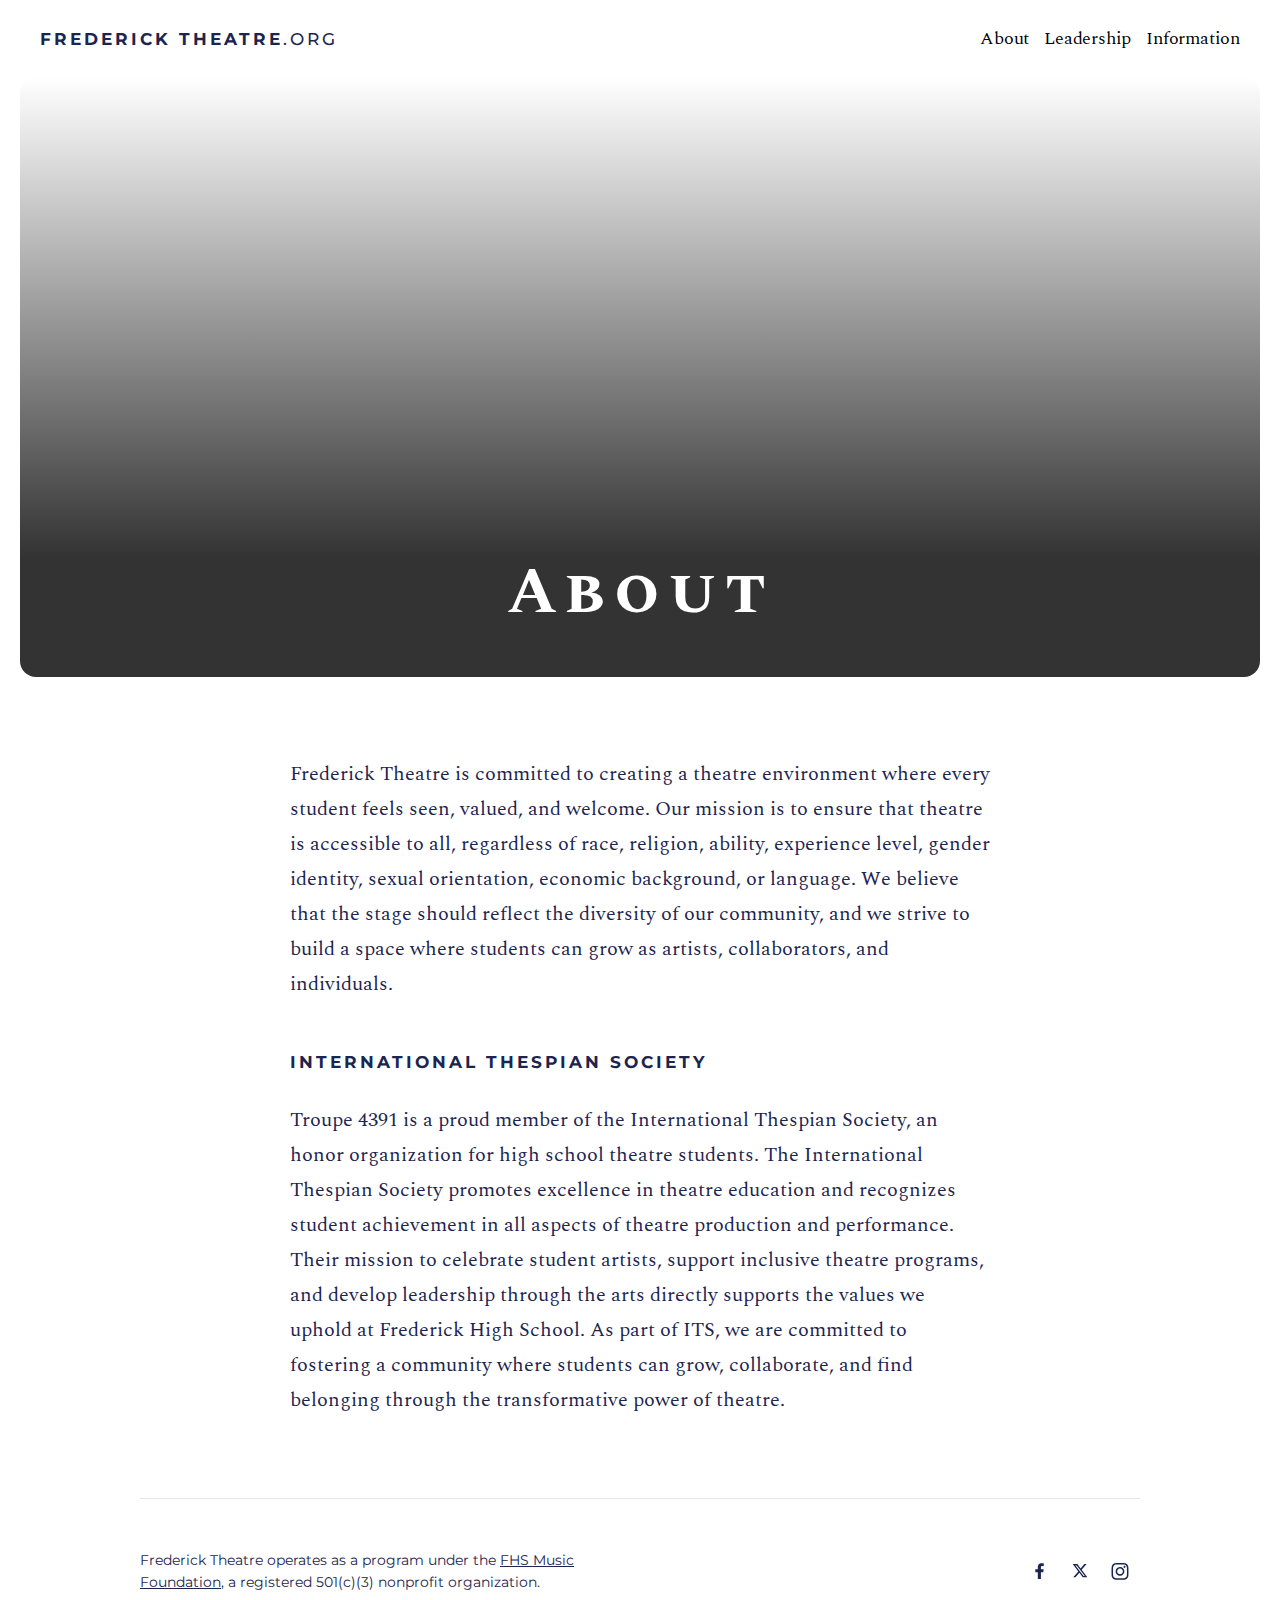
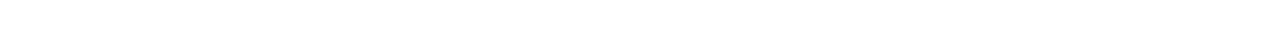
<file: about.html>
<!DOCTYPE html>
<html lang="en">
<head>
    <meta charset="UTF-8">
    <meta name="viewport" content="width=device-width, initial-scale=1.0">
    <title>Frederick Theatre</title>
    <link rel="stylesheet" href="styles.css">
    <link rel="icon" type="image/svg+xml" href="https://raw.githubusercontent.com/beanboi-svg/4391/main/favicon.svg">
    <meta property="og:image" content="https://raw.githubusercontent.com/beanboi-svg/4391/main/open-graph.png">
</head>
<body>
    <div name="nav">
        <div name="nav-wrapper">
            <a href="/" name="brand">
                <span>Frederick Theatre</span>.org
            </a>
            <div name="nav-links">
                <a href="about.html">About</a>
                <a href="/">Leadership</a>
                <a href="/">Information</a>
            </div>
            <div name="hidden-menu">Menu</div>
        </div>
    </div>
    <div name="hero">
        <div name="hero-content" class="about">
            <div name="hero-heading">
                <h1>About</h1>
            </div>
        </div>
    </div>
    <div name="main-wrapper">
        <div name="main">
            <p name="main-text">Frederick Theatre is committed to creating a theatre environment where every student feels seen, valued, and welcome. Our mission is to ensure that theatre is accessible to all, regardless of race, religion, ability, experience level, gender identity, sexual orientation, economic background, or language. We believe that the stage should reflect the diversity of our community, and we strive to build a space where students can grow as artists, collaborators, and individuals.</p>
            <div name="main-header">
                <h2>International Thespian Society</h2>
            </div>
            <p name="main-text">Troupe 4391 is a proud member of the International Thespian Society, an honor organization for high school theatre students. The International Thespian Society promotes excellence in theatre education and recognizes student achievement in all aspects of theatre production and performance. Their mission to celebrate student artists, support inclusive theatre programs, and develop leadership through the arts directly supports the values we uphold at Frederick High School. As part of ITS, we are committed to fostering a community where students can grow, collaborate, and find belonging through the transformative power of theatre.</p>
        </div>
    </div>
    <div name="footer">
        <div name="footer-wrapper">
            <p name="footer-text">
                Frederick Theatre operates as a program under the 
                <a href="https://www.fhs-music.org" target="_blank" rel="noopener noreferrer">FHS Music Foundation</a>, 
                a registered 501(c)(3) nonprofit organization.
            </p>
            <div name="socials-wrapper">
                <a href="https://www.facebook.com/fhstheatre4391/" target="_blank" rel="noopener noreferrer" aria-label="Facebook">
                    <svg width="33" height="32" viewBox="0 0 33 32" fill="none" xmlns="http://www.w3.org/2000/svg">
                        <g clip-path="url(#clip0_53_9650)">
                            <path d="M19.1744 16.6429H17.2567V22.3702H14.6999V16.6429H12.6289V14.2651H14.6999V12.4753C14.6999 11.7935 14.8278 11.214 15.0835 10.7367C15.3391 10.2594 15.6971 9.90146 16.1573 9.66282C16.6346 9.40714 17.18 9.2793 17.7937 9.2793C18.0664 9.2793 18.3562 9.29634 18.663 9.33043C18.9698 9.34748 19.2084 9.37305 19.3789 9.40714L19.6346 9.43271V11.4526H18.6119C18.1346 11.4526 17.7852 11.5804 17.5636 11.8361C17.359 12.0748 17.2567 12.373 17.2567 12.731V14.2651H19.5323L19.1744 16.6429Z" fill="currentColor"/>
                        </g>
                        <defs>
                            <clipPath id="clip0_53_9650">
                                <rect width="8" height="13.8182" fill="white" transform="translate(12.1016 9.09766)"/>
                            </clipPath>
                        </defs>
                    </svg>
                </a>
                <a href="https://twitter.com/fhstheatre4391/" target="_blank" rel="noopener noreferrer" aria-label="Twitter">
                    <svg width="33" height="32" viewBox="0 0 33 32" fill="none" xmlns="http://www.w3.org/2000/svg"> <g clip-path="url(#clip0_53_9654)"> <path d="M20.0841 10H21.9501L17.8734 14.6596L22.6694 21H18.9141L15.9729 17.1545L12.6075 21H10.7403L15.1007 16.0162L10.5 10H14.3505L17.0091 13.5149L20.0841 10ZM19.4292 19.883H20.4632L13.7887 11.0583H12.6792L19.4292 19.883Z" fill="currentColor"/> </g> <defs> <clipPath id="clip0_53_9654"> <rect width="12.1694" height="11" fill="white" transform="translate(10.5 10)"/> </clipPath> </defs> </svg>
                </a>
                <a href="https://www.instagram.com/fhstheatre4391/" target="_blank" rel="noopener noreferrer" aria-label="Instagram">
                    <svg width="33" height="32" viewBox="0 0 33 32" fill="none" xmlns="http://www.w3.org/2000/svg"> <path fill-rule="evenodd" clip-rule="evenodd" d="M16.5 10.2613C18.3691 10.2613 18.5905 10.2684 19.3287 10.3021C20.0112 10.3333 20.3818 10.4473 20.6285 10.5431C20.9325 10.6553 21.2076 10.8343 21.4333 11.0668C21.6658 11.2926 21.8448 11.5676 21.957 11.8716C22.0528 12.1183 22.1669 12.4889 22.198 13.1714C22.2317 13.9096 22.2388 14.131 22.2388 16.0001C22.2388 17.8692 22.2317 18.0906 22.198 18.8288C22.1669 19.5113 22.0528 19.8819 21.957 20.1286C21.8405 20.4305 21.6622 20.7046 21.4334 20.9334C21.2045 21.1622 20.9304 21.3406 20.6285 21.4571C20.3818 21.5529 20.0112 21.667 19.3287 21.6981C18.5907 21.7318 18.3693 21.7389 16.5 21.7389C14.6307 21.7389 14.4094 21.7318 13.6713 21.6981C12.9889 21.6669 12.6182 21.5529 12.3715 21.4571C12.0675 21.3449 11.7925 21.1659 11.5667 20.9334C11.3342 20.7076 11.1553 20.4326 11.043 20.1286C10.9472 19.8819 10.8331 19.5113 10.802 18.8288C10.7683 18.0906 10.7612 17.8692 10.7612 16.0001C10.7612 14.131 10.7683 13.9096 10.802 13.1714C10.8332 12.4889 10.9472 12.1183 11.043 11.8716C11.1553 11.5676 11.3342 11.2925 11.5667 11.0667C11.7925 10.8342 12.0676 10.6553 12.3716 10.5431C12.6183 10.4472 12.9889 10.3332 13.6714 10.3021C14.4095 10.2684 14.6309 10.2613 16.5001 10.2613L16.5 10.2613ZM16.5 9C14.599 9 14.3605 9.00806 13.614 9.04212C12.8689 9.07614 12.3601 9.19445 11.9148 9.3675C11.4477 9.54327 11.0246 9.81881 10.675 10.1749C10.3188 10.5245 10.0432 10.9476 9.86737 11.4147C9.69445 11.86 9.57614 12.3688 9.54226 13.1139C9.50806 13.8605 9.5 14.0989 9.5 16C9.5 17.9011 9.50806 18.1396 9.54226 18.8861C9.57627 19.6312 9.69459 20.14 9.86764 20.5853C10.0434 21.0523 10.3189 21.4755 10.675 21.8251C11.0247 22.1812 11.4478 22.4567 11.9149 22.6325C12.3602 22.8055 12.869 22.9239 13.614 22.9579C14.3607 22.9919 14.5991 23 16.5001 23C18.4012 23 18.6397 22.9919 19.3862 22.9579C20.1313 22.9239 20.6401 22.8055 21.0854 22.6325C21.5504 22.4527 21.9727 22.1776 22.3252 21.8251C22.6778 21.4726 22.9528 21.0503 23.1326 20.5853C23.3057 20.14 23.424 19.6312 23.458 18.8861C23.4921 18.1395 23.5001 17.9011 23.5001 16C23.5001 14.0989 23.4921 13.8605 23.458 13.1139C23.424 12.3688 23.3057 11.86 23.1326 11.4148C22.9568 10.9477 22.6813 10.5246 22.3252 10.1749C21.9756 9.81876 21.5524 9.54317 21.0853 9.36737C20.64 9.19445 20.1312 9.07614 19.3861 9.04226C18.6396 9.00806 18.4011 9 16.5 9ZM16.5 12.4054C15.7891 12.4054 15.0941 12.6162 14.503 13.0112C13.9119 13.4062 13.4511 13.9676 13.1791 14.6244C12.907 15.2812 12.8358 16.004 12.9745 16.7013C13.1132 17.3986 13.4556 18.0391 13.9583 18.5418C14.461 19.0445 15.1015 19.3868 15.7988 19.5255C16.4961 19.6642 17.2188 19.5931 17.8756 19.321C18.5325 19.0489 19.0939 18.5882 19.4889 17.9971C19.8838 17.4059 20.0947 16.711 20.0947 16C20.0947 15.0467 19.7159 14.1324 19.0418 13.4582C18.3677 12.7841 17.4534 12.4054 16.5 12.4054ZM16.5 18.3333C16.0386 18.3333 15.5874 18.1965 15.2037 17.9401C14.82 17.6837 14.521 17.3193 14.3444 16.8929C14.1678 16.4666 14.1216 15.9974 14.2116 15.5448C14.3016 15.0922 14.5239 14.6764 14.8502 14.3501C15.1765 14.0238 15.5923 13.8015 16.0449 13.7115C16.4975 13.6215 16.9666 13.6677 17.393 13.8443C17.8194 14.0209 18.1838 14.32 18.4402 14.7037C18.6965 15.0874 18.8334 15.5385 18.8334 16C18.8334 16.6188 18.5876 17.2123 18.15 17.6499C17.7124 18.0875 17.1189 18.3333 16.5 18.3333ZM21.0766 12.2634C21.0766 12.7273 20.7005 13.1034 20.2366 13.1034C19.7727 13.1034 19.3966 12.7273 19.3966 12.2634C19.3966 11.7995 19.7727 11.4234 20.2366 11.4234C20.7005 11.4234 21.0766 11.7995 21.0766 12.2634Z" fill="currentColor"/> </svg>
                </a>
            </div>
        </div>
    </div>
    <div name="menu-hidden">
        <div name="menu-hidden-close">
            <div name="close">Close</div>
        </div>
        <div name="menu-hidden-wrapper">
            <a href="about.html">About</a>
            <a href="leadership.html">Leadership</a>
            <a href="information.html">Information</a>
        </div>
    </div>
    <script>
document.addEventListener("DOMContentLoaded", function () {
    const menuButton = document.querySelector('div[name="hidden-menu"]');
    const menuOverlay = document.querySelector('div[name="menu-hidden"]');
    const closeButton = document.querySelector('div[name="menu-hidden-close"]');
    
    menuOverlay.style.display = "none";

    menuButton.addEventListener("click", function () {
        menuOverlay.style.display = "flex";
        document.body.style.overflow = "hidden";
    });

    closeButton.addEventListener("click", function () {
        menuOverlay.style.display = "none";
        document.body.style.overflow = "";
    });
});
</script>
</body>
</html>
</file>
<file: styles.css>
@import url('https://fonts.googleapis.com/css2?family=Inter:wght@400;500;600&family=Montserrat:wght@100..900&family=Spectral:wght@400;700&display=swap');

html,
body {
    height: 100%;
    color: black;
}

.banner {
    display: flex;
    align-items: center;
    justify-content: center;
    background-color: #E0DDCF;
    padding: 12px 50px;
}

.banner-wrapper {
    width: 100%;
    max-width: 1000px;
    display: flex;
    justify-content: center;
    align-items: center;
    flex-wrap: nowrap;
    gap: 12px;
}

.banner-text {
    font-family: 'Inter', sans-serif;
    font-size: 12px;
    line-height: 16px;
    font-weight: 400;
    flex: 0 1 auto;
    min-width: 0;
    white-space: normal;
    overflow-wrap: anywhere;
    margin: 0;
    max-width: 100%;
}

.banner-button {
    display: flex;
    align-items: center;
    flex: 0 0 auto;
    justify-content: center;
    font-family: 'Inter', sans-serif;
    font-size: 12px;
    line-height: 16px;
    font-weight: 400;
    text-decoration: none;
    border-radius: 2px;
    border: 1px solid rgb(30, 30, 30, 0.7);
    padding: 5px 16px;
    cursor: pointer;
}

.banner-button:hover {
    background-color: #CAC7B9;
}

div[name="page-wrapper"] {
    min-height: 100%;
    display: flex;
    flex-direction: column;
}
div[name="main"] {
    flex: 1;
}
* {
    margin: 0;
    padding: 0;
    box-sizing: border-box;
}
body {
    font-family: 'Montserrat', sans-serif;
    line-height: 20px;
    color: black;
}
h1 {
    width: 380px;
    font-family: 'Spectral', serif;
    font-weight: 700;
    font-size: 65px;
    line-height: 68px;
    color: white;
    align-items: center;
    letter-spacing: 8px;
    font-variant: small-caps;
    text-align: center;
}
h2 {
    font-family: 'Montserrat', sans-serif;
    font-weight: 700;
    font-size: 17px;
    line-height: 21px;
    color: #1C2550;
    letter-spacing: 3px;
    text-transform: uppercase;
}
h3 {
    font-weight: 700;
    font-size: 14px;
    line-height: 17px;
    color: white;
    letter-spacing: 4px;
    text-transform: uppercase;
}
div[name="nav-links"] a {
    font-family: 'Spectral', serif;
    font-weight: 400;
    font-size: 18px;
    line-height: 27px;
    color: black;
    letter-spacing: -0.2px;
    text-decoration: none;
    transition: color 0.2s;
}
a[name="brand"] {
    font-family: 'Montserrat', sans-serif;
    font-weight: 500;
    font-size: 17px;
    line-height: 22px;
    color: #1C2550;
    text-decoration: none;
    letter-spacing: 3px;
    text-transform: uppercase;
    transition: color 0.2s;
}
a[name="brand"] span {
    font-weight: 700;
}
p[name="main-text"] {
    font-family: 'Spectral', serif;
    font-weight: 400;
    font-size: 20px;
    line-height: 35px;
    color: #1C2550;
    text-align: left;
}
p[name="footer-text"] {
    width: 500px;
    line-height: 22px;
    font-size: 14px;
    color: #1C2550;
}
p[name="footer-text"] a {
    color: inherit;
    font-family: inherit;
    font-size: inherit;
    font-weight: inherit;
    text-decoration: underline;
    transition: color 0.2s;
}
p[name="footer-text"] a:hover {
    color: #9c1919;
}
div[name="nav"] {
    display: flex;
    flex-direction: row;
    padding: 25px 40px;
    position: sticky;
    top: 0;
    z-index: 100;
    background: #fff;
}
div[name="nav-wrapper"] {
    display: flex;
    flex-direction: row;
    justify-content: space-between;
    align-items: center;
    width: 100%;
}
div[name="nav-links"] {
    display: flex;
    flex-direction: row;
    gap: 15px;
    align-items: center;
}
select[name="language-select"] {
    font-family: 'Spectral', serif;
    font-weight: 400;
    font-size: 16px;
    line-height: 27px;
    color: #1C2550;
    background: #fff;
    border: 1px solid #E0E5EF;
    border-radius: 10px;
    padding: 6px 10px;
    cursor: pointer;
}
div[name="hidden-menu"] {
    display: none;
    padding: 5px;
    font-family: 'Spectral', serif;
    font-weight: 700;
    font-size: 18px;
    line-height: 27px;
    letter-spacing: 4px;
    text-transform: uppercase;
    cursor: pointer;
}
div[name="hero"] {
    display: flex;
    justify-content: center;
    padding: 0 20px;
    width: 100%;
}
div[name="hero-content"] {
    display: flex;
    align-items: flex-end;
    justify-content: center;
    padding: 0 20px 50px;
    width: 100%;
    height: 600px;
    border-radius: 16px;
}
div[name="hero-content"].hero {
    height: 700px;
    background:
        linear-gradient(0deg, rgba(0, 0, 0, 0.8) 20%, transparent 100%),
        url('https://raw.githubusercontent.com/beanboi-svg/4391/main/assets/asset-1.png');
    background-size: cover;
    background-position: center;
}
div[name="hero-content"].about {
    background:
        linear-gradient(0deg, rgba(0, 0, 0, 0.8) 20%, transparent 100%),
        url('https://raw.githubusercontent.com/beanboi-svg/4391/main/assets/asset-3.png');
    background-size: cover;
    background-position: center;
}
div[name="hero-content"].leadership {
    background:
        linear-gradient(0deg, rgba(0, 0, 0, 0.8) 20%, transparent 100%),
        url('https://raw.githubusercontent.com/beanboi-svg/4391/main/assets/asset-4.png');
    background-size: cover;
    background-position: center;
}
div[name="hero-content"].information {
    background:
        linear-gradient(0deg, rgba(0, 0, 0, 0.8) 20%, transparent 100%),
        url('https://raw.githubusercontent.com/beanboi-svg/4391/main/assets/asset-5.png');
    background-size: cover;
    background-position: center;
}
div[name="hero-logo"] {
    display: flex;
    flex-direction: column;
    align-items: center;
    justify-content: center;
    gap: 7px;
    width: 100%;
}
div[name="main-wrapper"] img {
    display: flex;
    justify-content: center;
    align-items: center;
    width: 100%;
    height: auto;
}
div[name="main"] {
    display: flex;
    flex-direction: column;
    align-items: center;
    justify-content: flex-start;
    padding: 80px 0;
    max-width: 700px;
    width: 100%;
    margin: 0 auto;
    gap: 0;
}
div[name="main-header"] {
    display: flex;
    flex-direction: column;
    justify-content: left;
    padding: 50px 0 30px;
    width: 100%;
}
div[name="footer"] {
    display: flex;
    flex-direction: row;
    justify-content: center;
    align-items: center;
    width: 100%;
}
div[name="footer-wrapper"] {
    display: flex;
    flex-direction: row;
    align-items: center;
    justify-content: space-between;
    padding: 50px 0;
    max-width: 1000px;
    width: 100%;
    border-top: 1px solid #E0E5EF;
}
div[name="socials-wrapper"] {
    display: flex;
    gap: 0;
}
div[name="socials-wrapper"] a {
    display: inline-block;
    color: #1C2550;
    margin: 0;
    text-decoration: none;
    transition: color 0.2s;
}
div[name="socials-wrapper"] svg {
    width: 40px;
    height: auto;
    display: block;
}
div[name="menu-hidden"] {
    display: none;
    position: fixed;
    top: 0;
    left: 0;
    width: 100%;
    height: 100%;
    background-color: white;
    z-index: 1000;
    flex-direction: column;
}
div[name="menu-hidden-close"] {
    padding: 10px;
    font-family: 'Spectral', serif;
    font-weight: 700;
    font-size: 18px;
    line-height: 27px;
    letter-spacing: 4px;
    text-transform: uppercase;
    cursor: pointer;
    color: #1C2550;
}
div[name="menu-hidden-wrapper"] {
    flex: 1;
    display: flex;
    flex-direction: column;
    align-items: center;
    justify-content: center;
    gap: 20px;
}

div[name="menu-hidden-wrapper"] a {
    font-family: 'Spectral', serif;
    font-weight: 400;
    font-size: 20px;
    color: #1C2550;
    text-decoration: none;
    letter-spacing: 0;
}
div[name="menu-hidden-wrapper"] select[name="language-select"] {
    font-family: 'Spectral', serif;
    font-weight: 400;
    font-size: 20px;
    color: #1C2550;
    background: transparent;
    border: 1px solid rgba(28, 37, 80, 0.25);
    border-radius: 10px;
    padding: 8px 12px;
}

@media (min-width: 768px) and (max-width: 1024px) {
    h1 {
        width: 255px;
        font-size: 45px;
        line-height: 50px;
        align-items: center;
        letter-spacing: 5px;
    }
    h2 {
        font-family: 'Montserrat', sans-serif;
        font-size: 15px;
        line-height: 20px;
    }
    h3 {
        font-weight: 700;
        font-size: 13px;
        line-height: 15px;
        letter-spacing: 4px;
    }
    p[name="main-text"] {
        font-size: 18px;
        line-height: 32px;
    }
    p[name="footer-text"] {
        width: 400px;
        line-height: 22px;
        font-size: 12px;
    }
    div[name="nav"] {
        padding: 25px;
    }
    div[name="menu-hidden"] {
        display: flex;
        background-color: #C0DBEE;
    }
    div[name="menu-hidden-wrapper"] {
        display: flex;
        align-items: center;
        justify-content: center;
        gap: 5px;
        font-size: 55px;
        font-weight: 700;
        line-height: 55px;
        text-transform: uppercase;
        letter-spacing: 5px;
    }
    div[name="menu-hidden-wrapper"] a {
        font-family: 'Spectral', serif;
        font-weight: 400;
        letter-spacing: 0;
        text-transform: none;
    }
    div[name="menu-hidden-close"] {
        display: flex;
        justify-content: right;
        padding: 25px;
    }
    div[name="close"] {
        padding: 5px;
    }
    div[name="menu-hidden-close-wrapper"] {
        padding: 25px;
    }
    div[name="nav-wrapper"] {
        display: flex;
        flex-direction: row;
        justify-content: space-between;
        align-items: center;
        width: 100%;
    }
    div[name="nav-links"] {
        display: none;
    }
    div[name="hidden-menu"] {
        display: flex;
    }
    div[name="hero"] {
        padding: 0 15px;
    }
    div[name="hero-content"].hero {
        height: 500px;
    }
    div[name="main"] {
        padding: 60px 0;
        max-width: 600px;
    }
    div[name="footer"] {
        display: flex;
        flex-direction: row;
        justify-content: center;
        align-items: center;
        width: 100%;
    }
    div[name="footer-wrapper"] {
        padding: 40px 0;
        max-width: 650px;
    }
    div[name="socials-wrapper"] svg {
        width: 38px;
        height: auto;
        display: block;
    }
    a:active,
    div[name="nav-links"] a:active,
    a[name="brand"]:active,
    div[name="hidden-menu"]:active,
    div[name="menu-hidden-wrapper"] a:active,
    div[name="socials-wrapper"] a:active {
        color: #9c1919;
    }
}

@media (min-width: 320px) and (max-width: 768px) {
    div[name="menu-hidden"] {
        background-color: #C0DBEE;
        display: flex;
        position: fixed;
        top: 0;
        left: 0;
        width: 100%;
        height: 100%;
        z-index: 1000;
        flex-direction: column;
    }
    h1 {
        width: 200px;
        font-weight: 600;
        font-size: 31px;
        line-height: 33px;
        letter-spacing: 5px;
    }
    h2 {
        font-family: 'Montserrat', sans-serif;
        font-size: 14px;
        line-height: 18px;
    }
    h3 {
        font-size: 10px;
        line-height: 12px;
        letter-spacing: 2px;
    }
    div[name="nav-links"] a {
        display: none;
    }
    div[name="hidden-menu"] {
        display: flex;
        padding: 10px;
        font-family: 'Spectral', serif;
        font-weight: 700;
        font-size: 14px;
        line-height: 27px;
        letter-spacing: 4px;
        text-transform: uppercase;
        cursor: pointer;
        color: #1C2550;
    }

    div[name="menu-hidden-close-wrapper"] {
        padding: 20px;
    }
    div[name="menu-hidden-close"] {
        display: flex;
        justify-content: right;
        color: #1C2550;
        cursor: pointer;
        font-family: 'Spectral', serif;
        font-size: 14px;
        font-weight: 700;
        letter-spacing: 4px;
        line-height: 27px;
        padding: 20px;
        text-transform: uppercase;
    }
    div[name="close"] {
        padding: 10px;
    }
    div[name="menu-hidden-wrapper"] {
        display: flex;
        align-items: center;
        justify-content: center;
        gap: 10px;
        font-size: 42px;
        font-weight: 700;
        line-height: 52px;
        letter-spacing: 5px;
    }
    div[name="menu-hidden-wrapper"] a {
        font-family: 'Spectral', serif;
        font-weight: 400;
        letter-spacing: 0;
    }
    a[name="brand"] {
        width: 140px;
        font-size: 14px;
        line-height: 18px;
        text-align: left;
    }
    p[name="main-text"] {
        font-size: 15px;
        line-height: 28px;
    }
    p[name="footer-text"] {
        width: 320px;
        line-height: 22px;
        font-size: 12px;
        text-align: center;
    }
    div[name="nav"] {
        padding: 20px;
    }
    div[name="nav-wrapper"] {
        display: flex;
        flex-direction: row;
        justify-content: space-between;
        align-items: center;
        width: 100%;
    }
    div[name="nav-links"] {
        display: flex;
        flex-direction: row;
        gap: 15px;
    }
    div[name="hidden-menu"] {
        font-size: 14px;
        line-height: 21px;
        letter-spacing: 4px;
    }
    div[name="hidden-menu"]:hover {
        color: #9c1919;
        transition: color 0.2s;
    }
    div[name="hero"] {
        display: flex;
        justify-content: center;
        width: 100%;
        padding: 0 15px;
    }
    div[name="hero-content"] {
        display: flex;
        align-items: flex-end;
        justify-content: center;
        width: 100%;
        height: 400px;
        padding: 0 0 30px;
        border-radius: 16px;
    }
    div[name="hero-content"].hero {
        height: 400px;
    }
    div[name="hero-logo"] {
        display: flex;
        flex-direction: column;
        align-items: center;
        justify-content: center;
        gap: 7px;
        width: 100%;
    }
    div[name="main-wrapper"] img {
        display: flex;
        justify-content: center;
    }
    div[name="main"] {
        display: flex;
        flex-direction: column;
        align-items: center;
        justify-content: flex-start;
        width: 100%;
        max-width: 100%;
        margin: 0 auto;
        padding: 30px 20px;
    }
    div[name="footer"] {
        display: flex;
        flex-direction: column;
        align-items: center;
        justify-content: center;
        width: 100%;
        padding: 0 20px;
    }
    div[name="footer-wrapper"] {
        display: flex;
        flex-direction: column;
        align-items: center;
        justify-content: center;
        gap: 20px;
        width: 100%;
        max-width: 1000px;
        padding: 30px 0;
        border-top: 1px solid #E0E5EF;
    }
    div[name="socials-wrapper"] {
        display: flex;
        gap: 0;
    }
    div[name="socials-wrapper"] a {
        display: inline-block;
        color: #1C2550;
        margin: 0;
        text-decoration: none;
        transition: color 0.2s;
    }
    div[name="socials-wrapper"] a:hover {
        color: #9c1919;
    }
    div[name="socials-wrapper"] svg {
        display: block;
        width: 35px;
        height: auto;
    }
}
@media (max-width: 1024px) {
    div[name="menu-hidden-wrapper"] {
        display: flex;
        flex-direction: column;
        align-items: flex-start;
        justify-content: flex-start;
        gap: 25px;
        padding: 40px;
        width: 100%;
        height: auto;
        font-size: unset;
        font-weight: unset;
        line-height: unset;
        text-transform: unset;
        letter-spacing: unset;
    }
    div[name="menu-hidden-wrapper"] a {
        font-family: 'Spectral', serif;
        font-weight: 400;
        font-size: 36px;
        line-height: 46px;
        letter-spacing: 0;
        text-transform: none;
        color: #1C2550;
        text-decoration: none;
        padding: 0;
        margin: 0;
        text-align: left;
        transition: color 0.2s;
    }
    div[name="menu-hidden-wrapper"] a:hover {
        color: #9c1919;
    }
    div[name="hidden-menu"],
    div[name="menu-hidden-close"] {
        transition: color 0.2s;
    }
    div[name="menu-hidden-wrapper"] select[name="language-select"] {
        font-family: 'Spectral', serif;
        font-weight: 400;
        font-size: 22px;
        line-height: 34px;
        color: #1C2550;
        background: transparent;
        border: 1px solid rgba(28, 37, 80, 0.25);
        border-radius: 12px;
        padding: 10px 14px;
    }
}
@media (hover: hover) and (pointer: fine) {
    div[name="nav-links"] a:hover {
        color: #9c1919;
    }
    a[name="brand"]:hover {
        color: #9c1919;
    }
    div[name="hidden-menu"]:hover {
        color: #9c1919;
        transition: color 0.2s;
    }
    div[name="socials-wrapper"] a:hover {
        color: #9c1919;
    }
    div[name="menu-hidden-wrapper"] a:hover {
        color: #9c1919;
    }
    div[name="hidden-menu"]:hover,
    div[name="menu-hidden-close"]:hover {
        color: #9c1919;
    }
    a:active,
    div[name="nav-links"] a:active,
    a[name="brand"]:active,
    div[name="hidden-menu"]:active,
    div[name="menu-hidden-wrapper"] a:active,
    div[name="socials-wrapper"] a:active {
        color: #9c1919;
    }
}

.banner a {
    color: inherit;
    text-decoration: underline;
}

.banner a.banner-button {
    text-decoration: none;
}

@media (max-width: 768px) {
    .banner {
        padding: 12px 20px;
    }

    .banner-wrapper {
        flex-wrap: wrap;
        justify-content: center;
        align-items: center;
    }

    .banner-text {
        text-align: center;
    }
}
</file>
<file: code/styles.css>
@import url('https://fonts.googleapis.com/css2?family=Montserrat:wght@400;700&family=Spectral:wght@400;700&display=swap');

html, body {
    height: 100%;
    color: black;
}
div[name="page-wrapper"] {
    min-height: 100%;
    display: flex;
    flex-direction: column;
}
div[name="main"] {
    flex: 1;
}
* {
    margin: 0;
    padding: 0;
    box-sizing: border-box;
}
body {
    font-family: 'Montserrat', sans-serif;
    line-height: 20px;
    color: black;
}
h1 {
    width: 380px;
    font-family: 'Spectral', serif;
    font-weight: 700;
    font-size: 65px;
    line-height: 68px;
    color: white;
    align-items: center;
    letter-spacing: 8px;
    font-variant: small-caps;
    text-align: center;
}
h3 {
    font-weight: 700;
    font-size: 14px;
    line-height: 17px;
    color: white;
    letter-spacing: 4px;
    text-transform: uppercase;

}
div[name="nav-links"] a {
    font-family: 'Spectral', serif;
    font-weight: 400;
    font-size: 18px;
    line-height: 27px;
    color: black;
    letter-spacing: -0.2px;
    text-decoration: none;
    transition: color 0.2s;
}
div[name="nav-links"] a:hover {
    color: #9c1919;
}
a[name="brand"] {
    font-family: 'Montserrat', sans-serif;
    font-weight: 500;
    font-size: 17px;
    line-height: 22px;
    color: #1C2550;
    text-decoration: none;
    letter-spacing: 3px;
    text-transform: uppercase;
    transition: color 0.2s;
}
a[name="brand"] span {
    font-weight: 700;
}
a[name="brand"]:hover {
    color: #9c1919;
}
p[name="main-text"] {
    font-family: 'Spectral', serif;
    font-weight: 400;
    font-size: 20px;
    line-height: 32px;
    color: #1C2550;
    text-align: left;
    margin-top: 20px;
}
p[name="footer-text"] {
    width: 500px;
    line-height: 22px;
    font-size: 14px;
    color: #1C2550;
}
p[name="footer-text"] a {
    color: inherit;
    font-family: inherit;
    font-size: inherit;
    font-weight: inherit;
    text-decoration: underline;
    transition: color 0.2s;
}
p[name="footer-text"] a:hover {
    color: #9c1919;
}
div[name="nav"] {
    display: flex;
    flex-direction: row;
    padding: 25px 40px 25px 40px;
    position: sticky;
    top: 0;
    z-index: 100;
    background: #fff;
}
div[name="nav-wrapper"] {
    display: flex;
    flex-direction: row;
    justify-content: space-between;
    align-items: center;
    width: 100%;
}
div[name="nav-links"] {
    display: flex;
    flex-direction: row;
    gap: 15px;
}
div[name="hidden-menu"]  {
    display: none;
    padding: 5px;
    font-family: 'Spectral', serif;
    font-weight: 700;
    font-size: 18px;
    line-height: 27px;
    letter-spacing: 4px;
    text-transform: uppercase;
    cursor: pointer;
}
div[name="hidden-menu"]:hover {
    color: #9c1919;
    transition: color 0.2s;
}
div[name="hero"] {
    display: flex;
    justify-content: center;
    padding: 0px 20px 0px 20px;
    width: 100%;
}
div[name="hero-content"] {
    display: flex;
    justify-content: center;
    align-items: flex-end;
    padding: 0px 20px 50px 20px;
    width: 100%;
    height: 600px;
    border-radius: 16px;
}
div[name="hero-content"].hero {
    height: 700px;
    background:
        linear-gradient(0deg, rgba(0, 0, 0, 0.8) 20%, transparent 100%),
        url('https://raw.githubusercontent.com/beanboi-svg/4391/main/assets/asset-1.jpg');
    background-size: cover;
    background-position: center;
}
div[name="hero-logo"] {
    display: flex;
    flex-direction: column;
    align-items: center;
    justify-content: center;
    gap: 7px;
    width: 100%;
}
div[name="main-wrapper"] img {
    display: flex;
    justify-content: center;
    align-items: center;
    width: 100%;
    height: auto;
}
div[name="main"] {
    display: flex;
    flex-direction: column;
    align-items: center;
    justify-content: flex-start;
    padding: 80px 0px 80px 0px;
    max-width: 700px;
    width: 100%;
    margin: 0 auto;
}
div[name="footer"] {
    display: flex;
    flex-direction: row;
    justify-content: center;
    align-items: center;
    width: 100%;
}
div[name="footer-wrapper"] {
    display: flex;
    flex-direction: row;
    align-items: center;
    justify-content: space-between;
    padding: 50px 0px 50px 0px;
    max-width: 1000px;
    width: 100%;
    border-top: 1px solid #E0E5EF;
}
div[name="socials-wrapper"] {
    display: flex;
    gap: 0;
}
div[name="socials-wrapper"] a {
    display: flex;
    text-decoration: none;
    color: #1C2550;
    display: inline-block;
    transition: color 0.2s;
    margin: 0;
    gap: 0;
}
div[name="socials-wrapper"] a:hover {
    color: #9c1919;
}
div[name="socials-wrapper"] svg {
    width: 40px;
    height: auto;
    display: block;
}
::selection {
  background-color: #9c1919;
  color: white;
}
div[name="menu-hidden"] {
    display: none;
    position: fixed;
    top: 0;
    left: 0;
    width: 100%;
    height: 100%;
    background-color: white;
    z-index: 1000;
    flex-direction: column;
}
div[name="menu-hidden-close"] {
    padding: 10px;
    font-family: 'Spectral', serif;
    font-weight: 700;
    font-size: 18px;
    line-height: 27px;
    letter-spacing: 4px;
    text-transform: uppercase;
    cursor: pointer;
    color: #1C2550;
}
div[name="menu-hidden-wrapper"] {
    flex: 1;
    display: flex;
    flex-direction: column;
    align-items: center;
    justify-content: center;
    gap: 20px;
}

div[name="menu-hidden-wrapper"] a {
    font-family: 'Spectral', serif;
    font-weight: 400;
    font-size: 20px;
    color: #1C2550;
    text-decoration: none;
    letter-spacing: 0;
}

div[name="menu-hidden-wrapper"] a:hover {
    color: #9c1919;
}

@media (min-width: 768px) and (max-width: 1024px) {
    h1 {
        width: 255px;
        font-size: 45px;
        line-height: 50px;
        align-items: center;
        letter-spacing: 5px;
    }
    h3 {
        font-weight: 700;
        font-size: 13px;
        line-height: 15px;
        letter-spacing: 4px;
    }
    p[name="main-text"] {
        font-size: 18px;
        line-height: 32px;
    }
    p[name="footer-text"] {
        width: 400px;
        line-height: 22px;
        font-size: 12px;
    }
    div[name="nav"] {
        padding: 25px
    }
    div[name="menu-hidden"] {
        display: flex;
        background-color: #C0DBEE;
    }
    div[name="menu-hidden-wrapper"] {
        display: flex;
        align-items: center;
        justify-content: center;
        gap: 5px;
        font-size: 55px;
        font-weight: 700;
        line-height: 55px;
        text-transform: uppercase;
        letter-spacing: 5px;
    }
    div[name="menu-hidden-wrapper"] a {
        font-family: 'Spectral', serif;
        font-weight: 400;
        letter-spacing: 0;
        text-transform: none;
    }
    div[name="menu-hidden-close"] {
        display: flex;
        justify-content: right;
        padding: 25px;
    }
    div[name="close"] {
        padding: 5px;
    }
    div[name="menu-hidden-close-wrapper"] {
        padding: 25px;
    }
    div[name="nav-wrapper"] {
        display: flex;
        flex-direction: row;
        justify-content: space-between;
        align-items: center;
        width: 100%;
    }
    div[name="nav-links"] {
        display: none;
    }
    div[name="hidden-menu"]  {
        display: flex;
    }
    div[name="hero"] {
        padding: 0px 15px 0px 15px;
    }
    div[name="hero-content"].hero {
        height: 500px;
    }
    div[name="main"] {
        padding: 60px 0px 60px 0px;
        max-width: 600px;
    }
    div[name="footer"] {
        display: flex;
        flex-direction: row;
        justify-content: center;
        align-items: center;
        width: 100%;
    }
    div[name="footer-wrapper"] {
        padding: 40px 0px 40px 0px;
        max-width: 650px;
    }
    div[name="socials-wrapper"] svg {
        width: 38px;
        height: auto;
        display: block;
    }
}

@media (min-width: 320px) and (max-width: 768px) {
    div[name="menu-hidden"] {
        background-color: #C0DBEE;
        display: flex;
        position: fixed;
        top: 0;
        left: 0;
        width: 100%;
        height: 100%;
        z-index: 1000;
        flex-direction: column;
    }
    h1 {
        width: 200px;
        font-weight: 600;
        font-size: 31px;
        line-height: 33px;
        letter-spacing: 5px;
    }
    h3 {
        font-size: 10px;
        line-height: 12px;
        letter-spacing: 2px;
    }
    div[name="nav-links"] a {
        display: none;
    }
    div[name="hidden-menu"] {
        display: flex;
        padding: 10px;
        font-family: 'Spectral', serif;
        font-weight: 700;
        font-size: 14px;
        line-height: 27px;
        letter-spacing: 4px;
        text-transform: uppercase;
        cursor: pointer;
        color: #1C2550;
    }

    div[name="menu-hidden-close"] {
        padding: 10px;
        font-family: 'Spectral', serif;
        font-weight: 700;
        font-size: 14px;
        line-height: 27px;
        letter-spacing: 4px;
        text-transform: uppercase;
        cursor: pointer;
        color: #1C2550;
    }
    div[name="menu-hidden-close-wrapper"] {
        padding: 20px;
    }
    div[name="menu-hidden-close"] {
        display: flex;
        justify-content: right;
        padding: 20px;
    }
    div[name="close"] {
        padding: 10px;
    }
    div[name="menu-hidden-wrapper"] {
        display: flex;
        align-items: center;
        justify-content: center;
        gap: 10px;
        font-size: 42px;
        font-weight: 700;
        line-height: 52px;
        letter-spacing: 5px;
    }
    div[name="menu-hidden-wrapper"] a {
        font-family: 'Spectral', serif;
        font-weight: 400;
        letter-spacing: 0;
    }
a[name="brand"] {
    width: 140px;
    font-size: 14px;
    line-height: 18px;
    text-align: left;
}
p[name="main-text"] {
    font-size: 15px;
    line-height: 28px;
}
p[name="footer-text"] {
    width: 320px;
    line-height: 22px;
    font-size: 12px;
    text-align: center;
}
div[name="nav"] {
    padding: 20px;
}
div[name="nav-wrapper"] {
    display: flex;
    flex-direction: row;
    justify-content: space-between;
    align-items: center;
    width: 100%;
}
div[name="nav-links"] {
    display: flex;
    flex-direction: row;
    gap: 15px;
}
div[name="hidden-menu"]  {
    font-size: 14px;
    line-height: 21px;
    letter-spacing: 4px;
}
div[name="hidden-menu"]:hover {
    color: #9c1919;
    transition: color 0.2s;
}
div[name="hero"] {
    display: flex;
    justify-content: center;
    padding: 0px 15px 0px 15px;
    width: 100%;
}
div[name="hero-content"] {
    display: flex;
    justify-content: center;
    align-items: flex-end;
    padding: 0px 0px 30px 00px;
    width: 100%;
    height: 400px;
    border-radius: 16px;
}
div[name="hero-content"].hero {
    height: 400px;
}
div[name="hero-logo"] {
    display: flex;
    flex-direction: column;
    align-items: center;
    justify-content: center;
    gap: 7px;
    width: 100%;
}
div[name="main-wrapper"] img {
    display: flex;
    justify-content: center;
}
div[name="main"] {
    display: flex;
    flex-direction: column;
    align-items: center;
    justify-content: flex-start;
    padding: 30px 20px 30px 20px;
    max-width: 100%;
    width: 100%;
    margin: 0 auto;
}
div[name="footer"] {
    display: flex;
    flex-direction: column;
    justify-content: center;
    align-items: center;
    padding: 0px 20px 0px 20px;
    width: 100%;
}
div[name="footer-wrapper"] {
    display: flex;
    flex-direction: column;
    align-items: center;
    justify-content: center;
    gap: 20px;
    padding: 30px 0px 30px 0px;
    max-width: 1000px;
    width: 100%;
    border-top: 1px solid #E0E5EF;
}
div[name="socials-wrapper"] {
    display: flex;
    gap: 0;
}
div[name="socials-wrapper"] a {
    display: flex;
    text-decoration: none;
    color: #1C2550;
    display: inline-block;
    transition: color 0.2s;
    margin: 0;
    gap: 0;
}
div[name="socials-wrapper"] a:hover {
    color: #9c1919;
}
div[name="socials-wrapper"] svg {
    width: 35px;
    height: auto;
    display: block;
}
}
@media (max-width: 1024px) {
    div[name="menu-hidden-wrapper"] {
        display: flex;
        flex-direction: column;
        align-items: flex-start;
        justify-content: flex-start;
        gap: 25px;
        padding: 40px;
        width: 100%;
        height: auto;
        font-size: unset;
        font-weight: unset;
        line-height: unset;
        text-transform: unset;
        letter-spacing: unset;
    }
    div[name="menu-hidden-wrapper"] a {
        font-family: 'Spectral', serif;
        font-weight: 400;
        font-size: 36px;
        line-height: 46px;
        letter-spacing: 0;
        text-transform: none;
        color: #1C2550;
        text-decoration: none;
        padding: 0;
        margin: 0;
        text-align: left;
        transition: color 0.2s;
    }
    div[name="menu-hidden-wrapper"] a:hover {
        color: #9c1919;
    }
    div[name="hidden-menu"],
    div[name="menu-hidden-close"] {
        transition: color 0.2s;
    }
    div[name="hidden-menu"]:hover,
    div[name="menu-hidden-close"]:hover {
        color: #9c1919;
    }
}
</file>
